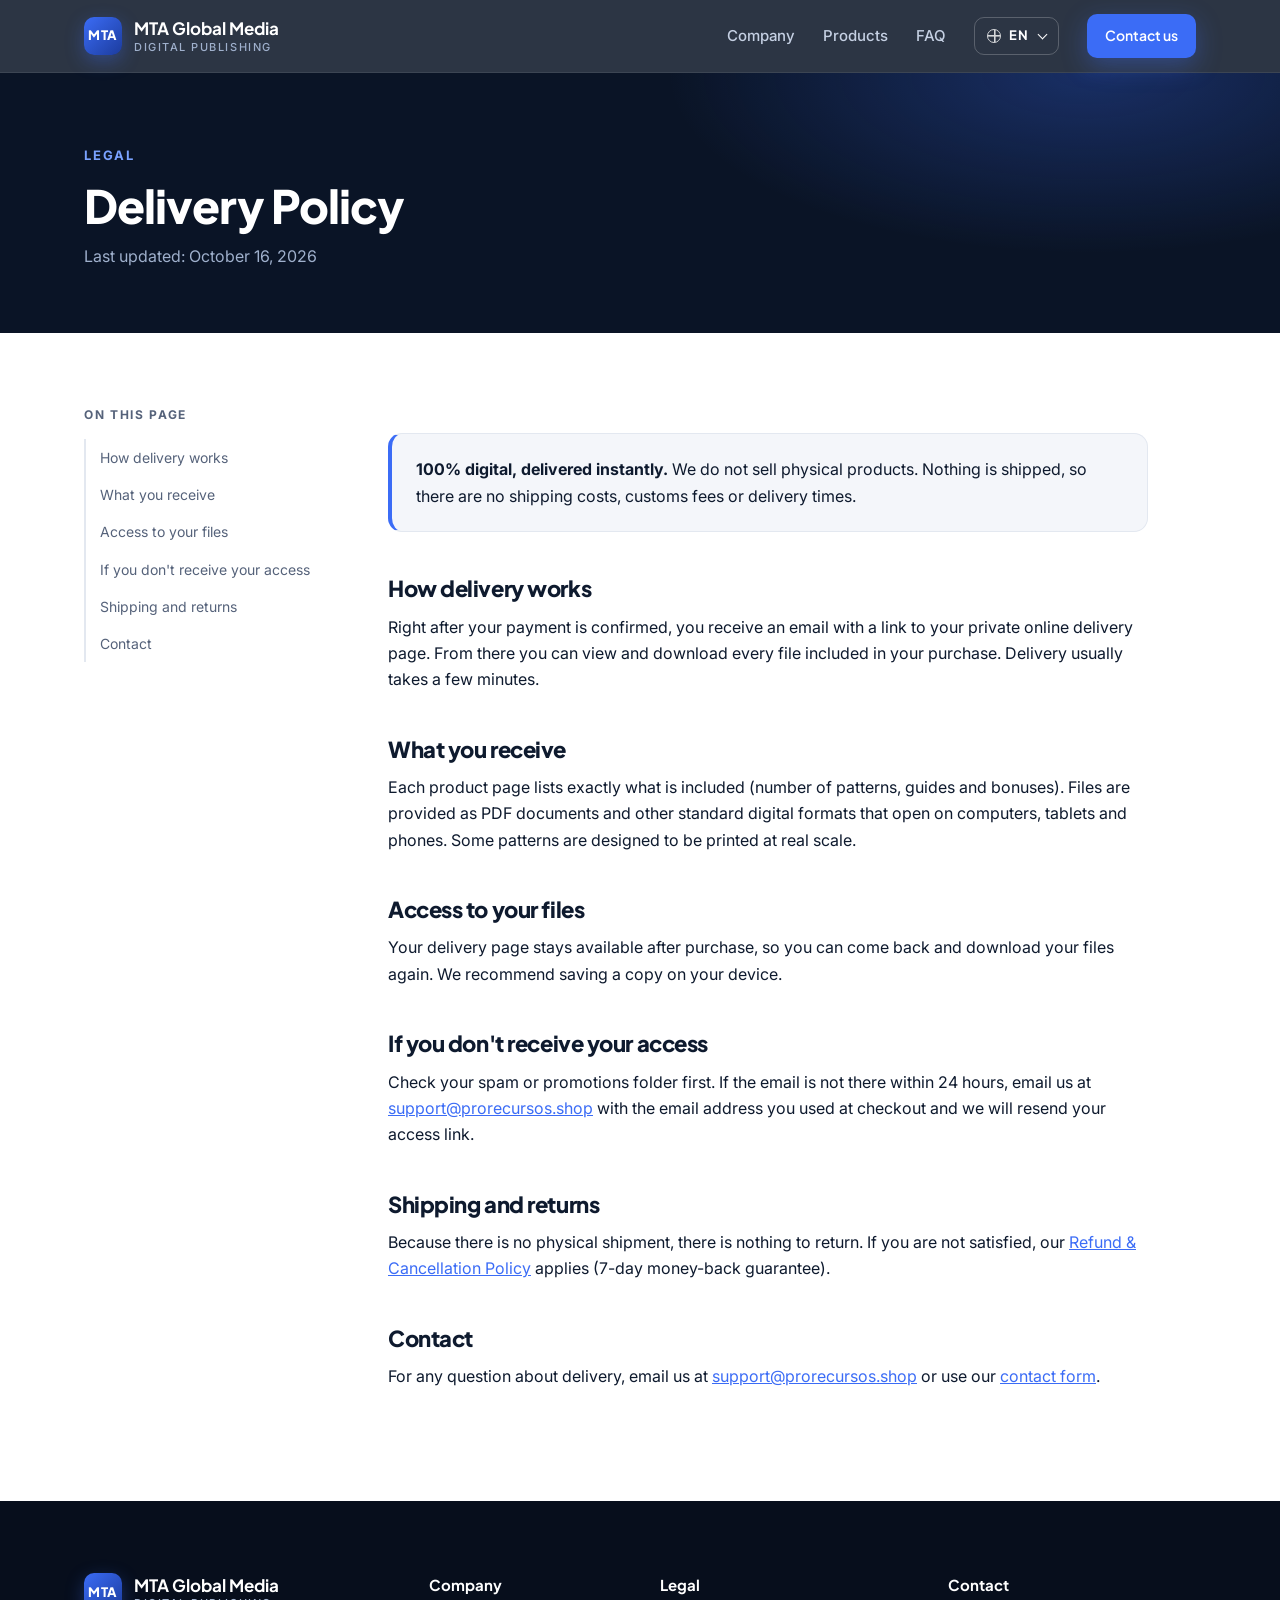
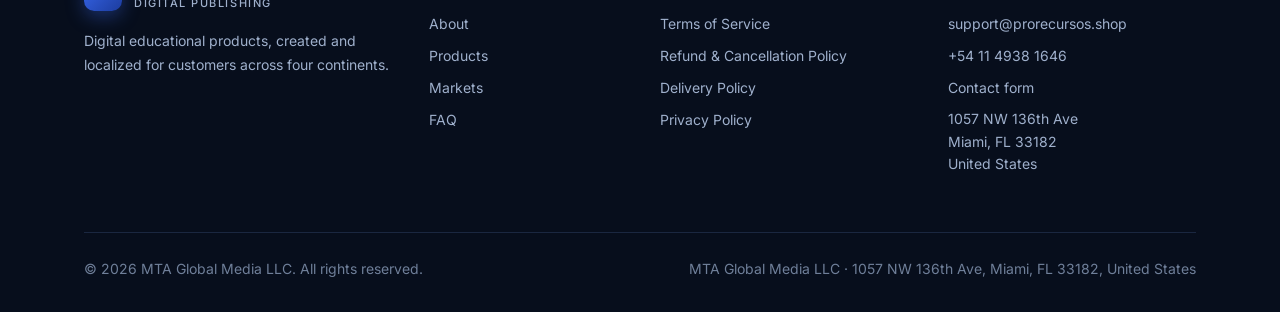
<file: delivery.html>
<!doctype html>
<html lang="en">
<head>
<meta charset="utf-8">
<meta name="viewport" content="width=device-width, initial-scale=1">
<title>Delivery Policy · MTA Global Media LLC</title>
<link rel="preconnect" href="https://fonts.googleapis.com">
<link rel="preconnect" href="https://fonts.gstatic.com" crossorigin>
<link href="https://fonts.googleapis.com/css2?family=Inter:wght@400;500;600;700&family=Plus+Jakarta+Sans:wght@600;700;800&display=swap" rel="stylesheet">
<link rel="alternate" hreflang="es" href="es/delivery.html">
<link rel="stylesheet" href="style.css?v=20261019">
</head>
<body>

<header>
  <div class="wrap">
    <a class="brand" href="index.html">
      <span class="mark">MTA</span>
      <span class="name">MTA Global Media<small>Digital Publishing</small></span>
    </a>
    <nav>
      <a href="index.html#about">Company</a>
      <a href="index.html#products">Products</a>
      <a href="index.html#faq">FAQ</a>
      <details class="lang-menu">
        <summary aria-label="Language / Idioma">EN</summary>
        <div class="lang-list">
          <a href="delivery.html" hreflang="en" lang="en" aria-current="page">English</a>
          <a href="es/delivery.html" hreflang="es" lang="es">Español</a>
        </div>
      </details>
      <a href="index.html#contact" class="btn btn-primary">Contact us</a>
    </nav>
  </div>
</header>

<div class="page-head">
  <div class="wrap">
    <p class="kicker">Legal</p>
    <h1>Delivery Policy</h1>
    <p>Last updated: October 16, 2026</p>
  </div>
</div>

<main class="legal">
  <div class="wrap">
    <aside class="toc">
      <strong>On this page</strong>
        <a href="#how-delivery-works">How delivery works</a>
        <a href="#what-you-receive">What you receive</a>
        <a href="#access">Access to your files</a>
        <a href="#delivery-problems">If you don't receive your access</a>
        <a href="#shipping-and-returns">Shipping and returns</a>
        <a href="#contact">Contact</a>
    </aside>
    <article>
    <div class="callout"><p><strong>100% digital, delivered instantly.</strong> We do not sell physical products. Nothing is shipped, so there are no shipping costs, customs fees or delivery times.</p></div>

    <h2 id="how-delivery-works">How delivery works</h2>
    <p>Right after your payment is confirmed, you receive an email with a link to your private online delivery page. From there you can view and download every file included in your purchase. Delivery usually takes a few minutes.</p>

    <h2 id="what-you-receive">What you receive</h2>
    <p>Each product page lists exactly what is included (number of patterns, guides and bonuses). Files are provided as PDF documents and other standard digital formats that open on computers, tablets and phones. Some patterns are designed to be printed at real scale.</p>

    <h2 id="access">Access to your files</h2>
    <p>Your delivery page stays available after purchase, so you can come back and download your files again. We recommend saving a copy on your device.</p>

    <h2 id="delivery-problems">If you don't receive your access</h2>
    <p>Check your spam or promotions folder first. If the email is not there within 24 hours, email us at <a href="mailto:support@prorecursos.shop">support@prorecursos.shop</a> with the email address you used at checkout and we will resend your access link.</p>

    <h2 id="shipping-and-returns">Shipping and returns</h2>
    <p>Because there is no physical shipment, there is nothing to return. If you are not satisfied, our <a href="refunds.html">Refund &amp; Cancellation Policy</a> applies (7-day money-back guarantee).</p>

    <h2 id="contact">Contact</h2>
    <p>For any question about delivery, email us at <a href="mailto:support@prorecursos.shop">support@prorecursos.shop</a> or use our <a href="index.html#contact">contact form</a>.</p>
    </article>
  </div>
</main>

<footer>
  <div class="wrap">
    <div class="cols">
      <div>
        <a class="brand" href="index.html"><span class="mark">MTA</span><span class="name">MTA Global Media<small>Digital Publishing</small></span></a>
        <p>Digital educational products, created and localized for customers across four continents.</p>
      </div>
      <div>
        <strong>Company</strong>
        <a href="index.html#about">About</a>
        <a href="index.html#catalog">Products</a>
        <a href="index.html#markets">Markets</a>
        <a href="index.html#faq">FAQ</a>
      </div>
      <div>
        <strong>Legal</strong>
        <a href="terms.html">Terms of Service</a>
        <a href="refunds.html">Refund &amp; Cancellation Policy</a>
        <a href="delivery.html">Delivery Policy</a>
        <a href="privacy.html">Privacy Policy</a>
      </div>
      <div>
        <strong>Contact</strong>
        <a href="mailto:support@prorecursos.shop">support@prorecursos.shop</a>
        <a href="tel:+541149381646">+54 11 4938 1646</a>
        <a href="index.html#contact">Contact form</a>
        <span class="addr">1057 NW 136th Ave<br>Miami, FL 33182<br>United States</span>
      </div>
    </div>
    <div class="copy">
      <span>&copy; 2026 MTA Global Media LLC. All rights reserved.</span>
      <span>MTA Global Media LLC · 1057 NW 136th Ave, Miami, FL 33182, United States</span>
    </div>
  </div>
</footer>

<script>
document.addEventListener('click', function (e) {
  document.querySelectorAll('details.lang-menu[open]').forEach(function (d) { if (!d.contains(e.target)) d.removeAttribute('open'); });
});
</script>
</body>
</html>
</file>
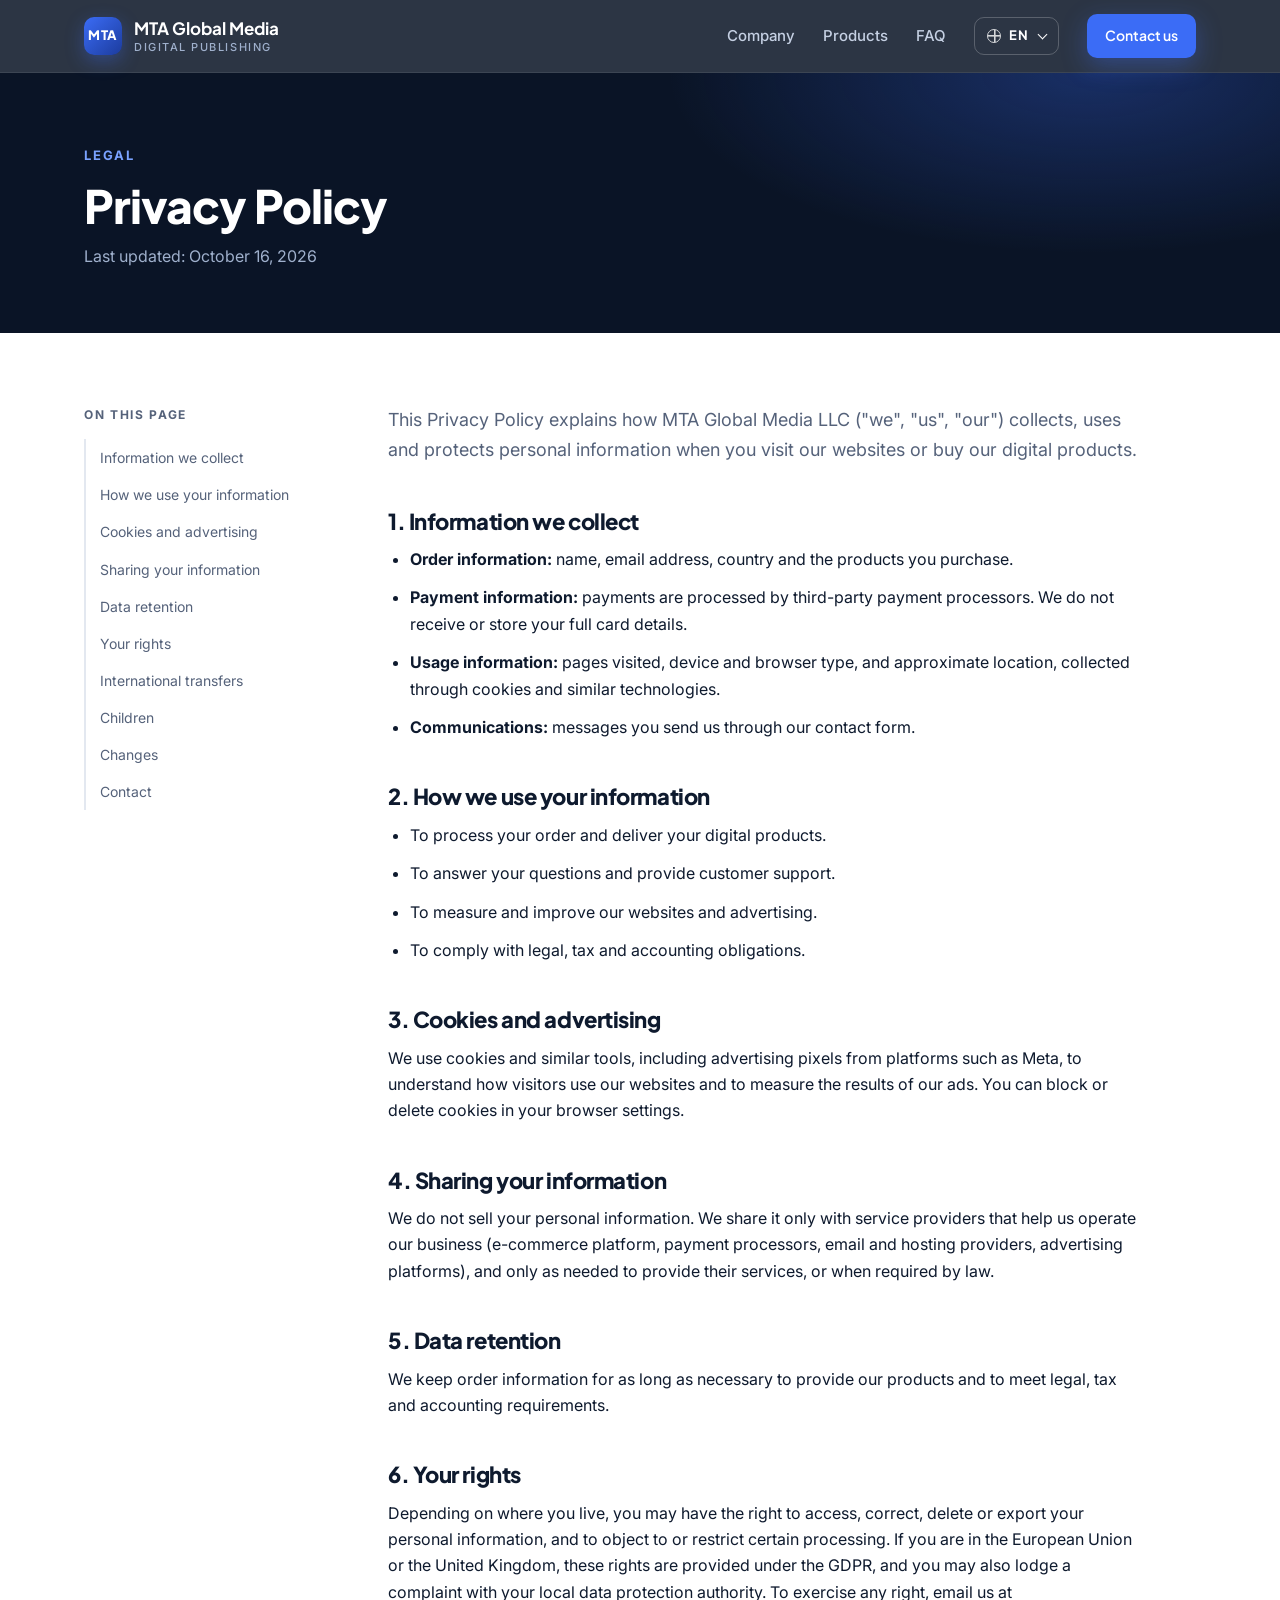
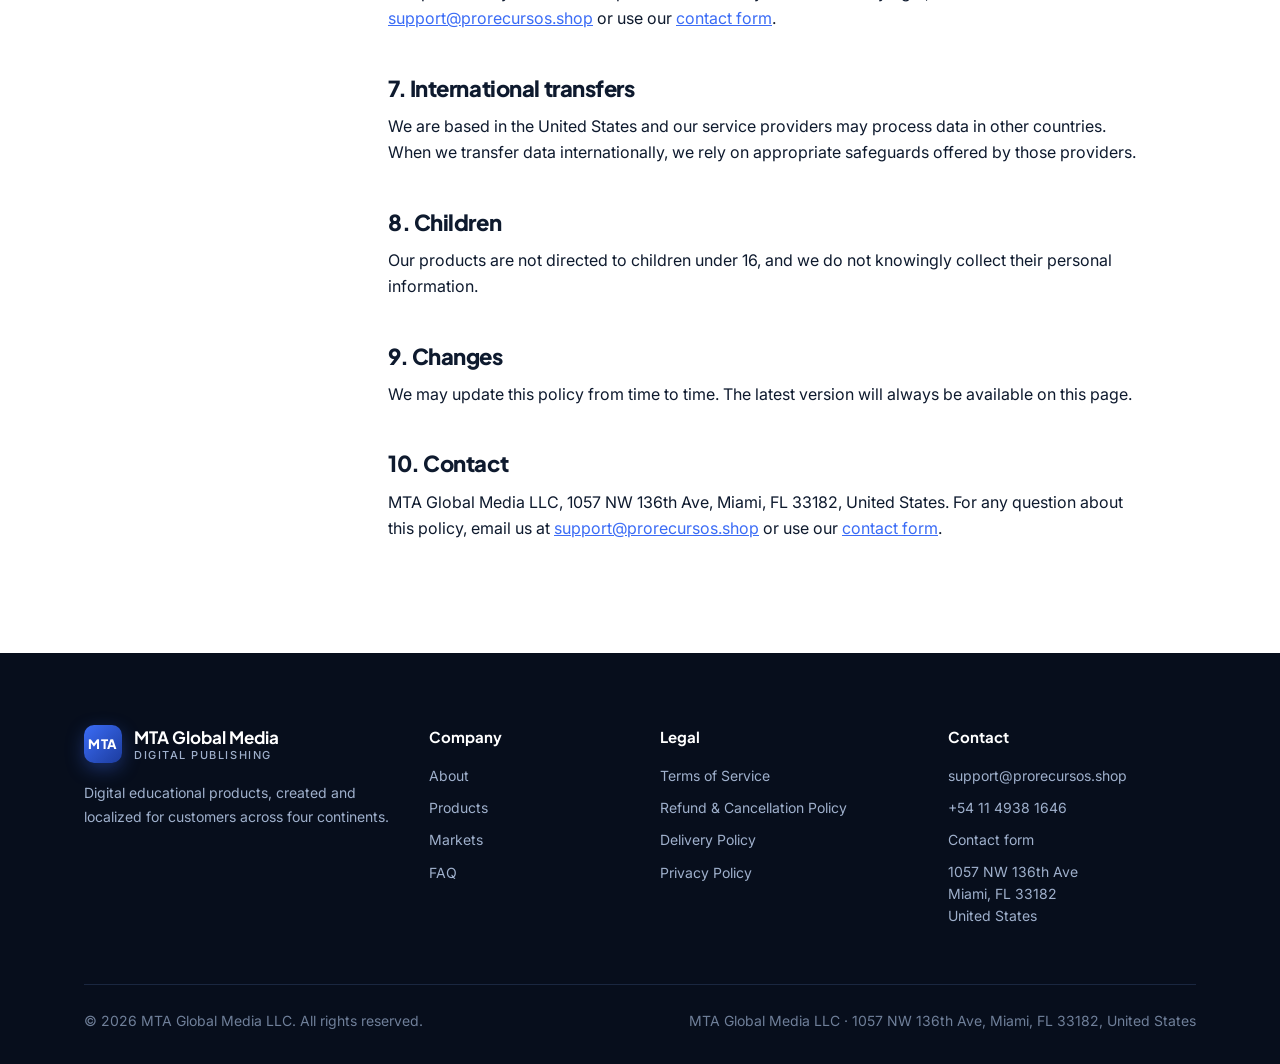
<file: privacy.html>
<!doctype html>
<html lang="en">
<head>
<meta charset="utf-8">
<meta name="viewport" content="width=device-width, initial-scale=1">
<title>Privacy Policy · MTA Global Media LLC</title>
<link rel="preconnect" href="https://fonts.googleapis.com">
<link rel="preconnect" href="https://fonts.gstatic.com" crossorigin>
<link href="https://fonts.googleapis.com/css2?family=Inter:wght@400;500;600;700&family=Plus+Jakarta+Sans:wght@600;700;800&display=swap" rel="stylesheet">
<link rel="alternate" hreflang="es" href="es/privacy.html">
<link rel="stylesheet" href="style.css?v=20261019">
</head>
<body>

<header>
  <div class="wrap">
    <a class="brand" href="index.html">
      <span class="mark">MTA</span>
      <span class="name">MTA Global Media<small>Digital Publishing</small></span>
    </a>
    <nav>
      <a href="index.html#about">Company</a>
      <a href="index.html#products">Products</a>
      <a href="index.html#faq">FAQ</a>
      <details class="lang-menu">
        <summary aria-label="Language / Idioma">EN</summary>
        <div class="lang-list">
          <a href="privacy.html" hreflang="en" lang="en" aria-current="page">English</a>
          <a href="es/privacy.html" hreflang="es" lang="es">Español</a>
        </div>
      </details>
      <a href="index.html#contact" class="btn btn-primary">Contact us</a>
    </nav>
  </div>
</header>

<div class="page-head">
  <div class="wrap">
    <p class="kicker">Legal</p>
    <h1>Privacy Policy</h1>
    <p>Last updated: October 16, 2026</p>
  </div>
</div>

<main class="legal">
  <div class="wrap">
    <aside class="toc">
      <strong>On this page</strong>
        <a href="#information-we-collect">Information we collect</a>
        <a href="#how-we-use-your-information">How we use your information</a>
        <a href="#cookies-and-advertising">Cookies and advertising</a>
        <a href="#sharing-your-information">Sharing your information</a>
        <a href="#data-retention">Data retention</a>
        <a href="#your-rights">Your rights</a>
        <a href="#international-transfers">International transfers</a>
        <a href="#children">Children</a>
        <a href="#changes">Changes</a>
        <a href="#contact">Contact</a>
    </aside>
    <article>
    <p>This Privacy Policy explains how MTA Global Media LLC ("we", "us", "our") collects, uses and protects personal information when you visit our websites or buy our digital products.</p>

    <h2 id="information-we-collect">1. Information we collect</h2>
    <ul>
      <li><strong>Order information:</strong> name, email address, country and the products you purchase.</li>
      <li><strong>Payment information:</strong> payments are processed by third-party payment processors. We do not receive or store your full card details.</li>
      <li><strong>Usage information:</strong> pages visited, device and browser type, and approximate location, collected through cookies and similar technologies.</li>
      <li><strong>Communications:</strong> messages you send us through our contact form.</li>
    </ul>

    <h2 id="how-we-use-your-information">2. How we use your information</h2>
    <ul>
      <li>To process your order and deliver your digital products.</li>
      <li>To answer your questions and provide customer support.</li>
      <li>To measure and improve our websites and advertising.</li>
      <li>To comply with legal, tax and accounting obligations.</li>
    </ul>

    <h2 id="cookies-and-advertising">3. Cookies and advertising</h2>
    <p>We use cookies and similar tools, including advertising pixels from platforms such as Meta, to understand how visitors use our websites and to measure the results of our ads. You can block or delete cookies in your browser settings.</p>

    <h2 id="sharing-your-information">4. Sharing your information</h2>
    <p>We do not sell your personal information. We share it only with service providers that help us operate our business (e-commerce platform, payment processors, email and hosting providers, advertising platforms), and only as needed to provide their services, or when required by law.</p>

    <h2 id="data-retention">5. Data retention</h2>
    <p>We keep order information for as long as necessary to provide our products and to meet legal, tax and accounting requirements.</p>

    <h2 id="your-rights">6. Your rights</h2>
    <p>Depending on where you live, you may have the right to access, correct, delete or export your personal information, and to object to or restrict certain processing. If you are in the European Union or the United Kingdom, these rights are provided under the GDPR, and you may also lodge a complaint with your local data protection authority. To exercise any right, email us at <a href="mailto:support@prorecursos.shop">support@prorecursos.shop</a> or use our <a href="index.html#contact">contact form</a>.</p>

    <h2 id="international-transfers">7. International transfers</h2>
    <p>We are based in the United States and our service providers may process data in other countries. When we transfer data internationally, we rely on appropriate safeguards offered by those providers.</p>

    <h2 id="children">8. Children</h2>
    <p>Our products are not directed to children under 16, and we do not knowingly collect their personal information.</p>

    <h2 id="changes">9. Changes</h2>
    <p>We may update this policy from time to time. The latest version will always be available on this page.</p>

    <h2 id="contact">10. Contact</h2>
    <p>MTA Global Media LLC, 1057 NW 136th Ave, Miami, FL 33182, United States. For any question about this policy, email us at <a href="mailto:support@prorecursos.shop">support@prorecursos.shop</a> or use our <a href="index.html#contact">contact form</a>.</p>
    </article>
  </div>
</main>

<footer>
  <div class="wrap">
    <div class="cols">
      <div>
        <a class="brand" href="index.html"><span class="mark">MTA</span><span class="name">MTA Global Media<small>Digital Publishing</small></span></a>
        <p>Digital educational products, created and localized for customers across four continents.</p>
      </div>
      <div>
        <strong>Company</strong>
        <a href="index.html#about">About</a>
        <a href="index.html#catalog">Products</a>
        <a href="index.html#markets">Markets</a>
        <a href="index.html#faq">FAQ</a>
      </div>
      <div>
        <strong>Legal</strong>
        <a href="terms.html">Terms of Service</a>
        <a href="refunds.html">Refund &amp; Cancellation Policy</a>
        <a href="delivery.html">Delivery Policy</a>
        <a href="privacy.html">Privacy Policy</a>
      </div>
      <div>
        <strong>Contact</strong>
        <a href="mailto:support@prorecursos.shop">support@prorecursos.shop</a>
        <a href="tel:+541149381646">+54 11 4938 1646</a>
        <a href="index.html#contact">Contact form</a>
        <span class="addr">1057 NW 136th Ave<br>Miami, FL 33182<br>United States</span>
      </div>
    </div>
    <div class="copy">
      <span>&copy; 2026 MTA Global Media LLC. All rights reserved.</span>
      <span>MTA Global Media LLC · 1057 NW 136th Ave, Miami, FL 33182, United States</span>
    </div>
  </div>
</footer>

<script>
document.addEventListener('click', function (e) {
  document.querySelectorAll('details.lang-menu[open]').forEach(function (d) { if (!d.contains(e.target)) d.removeAttribute('open'); });
});
</script>
</body>
</html>
</file>
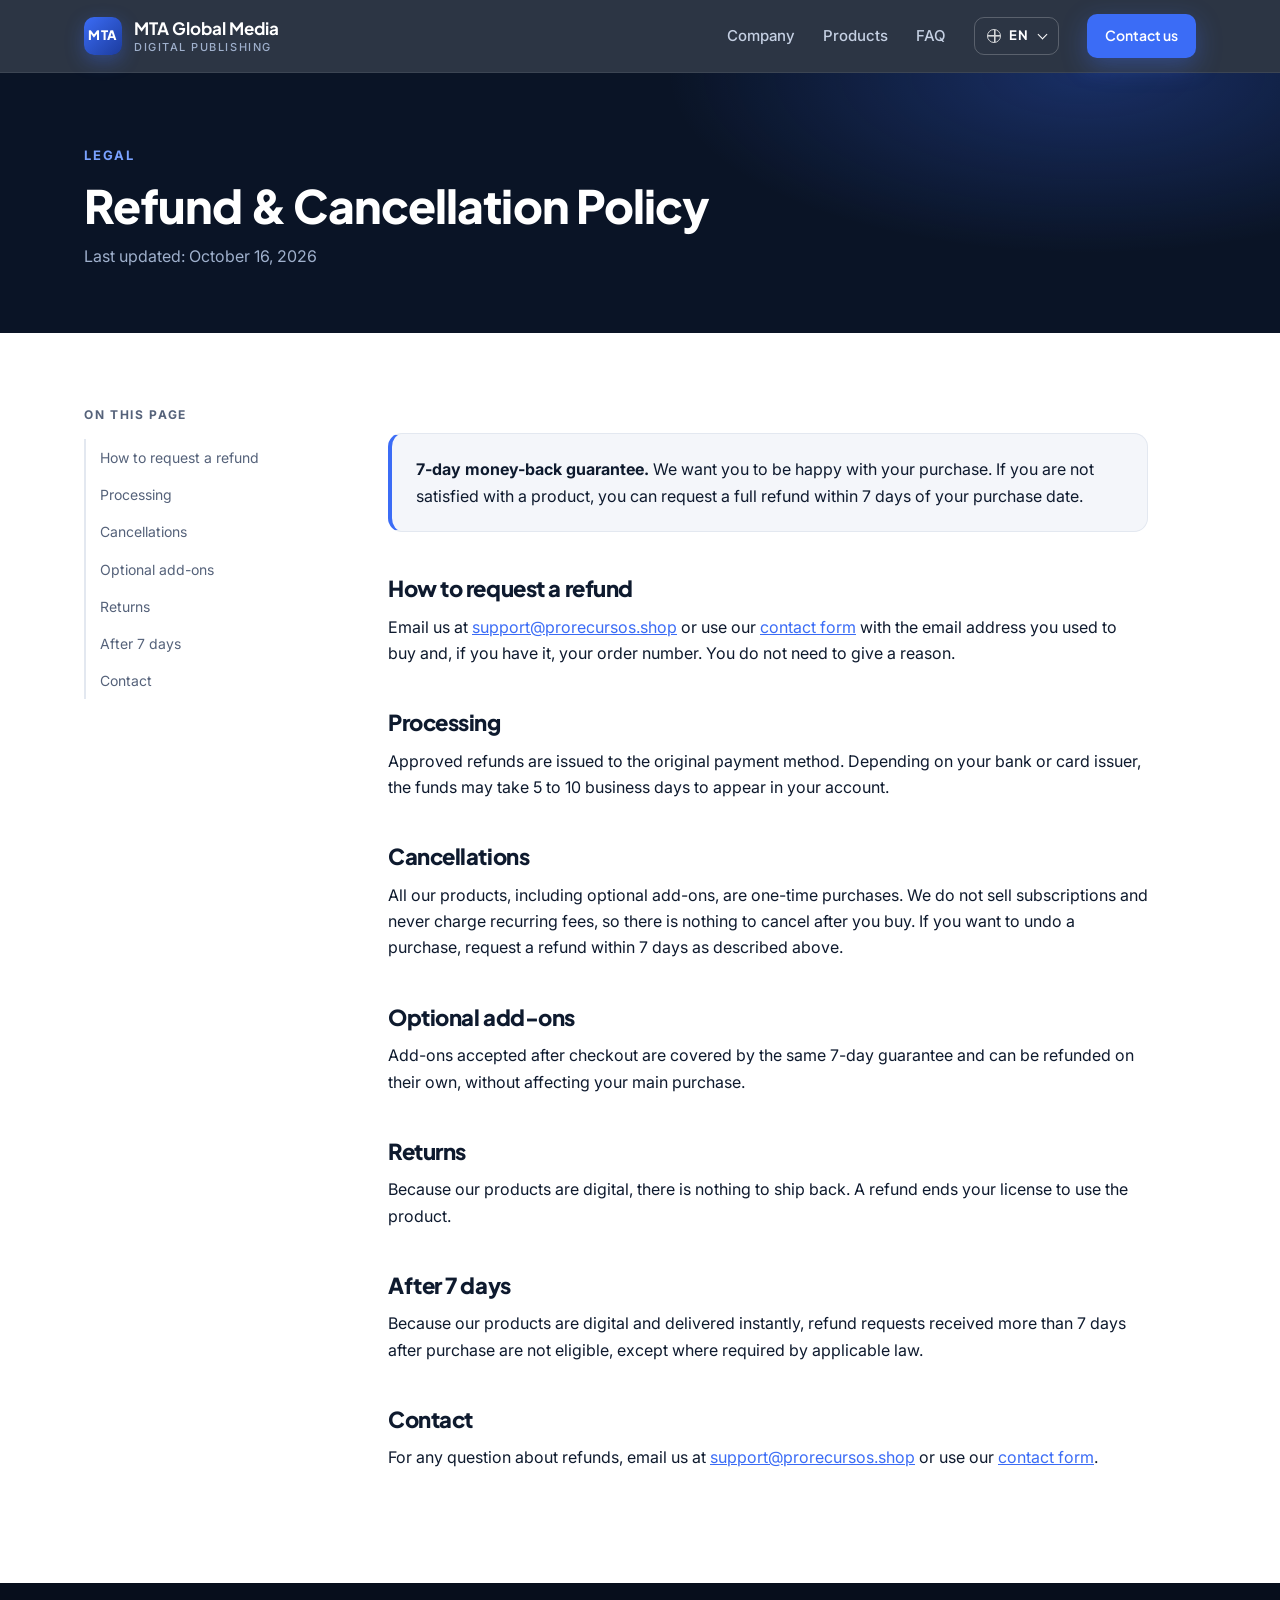
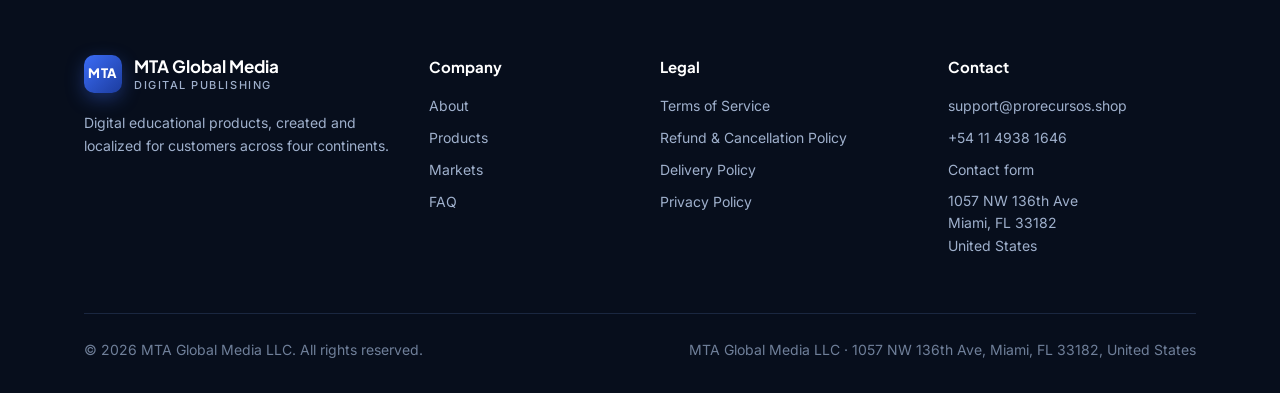
<file: refunds.html>
<!doctype html>
<html lang="en">
<head>
<meta charset="utf-8">
<meta name="viewport" content="width=device-width, initial-scale=1">
<title>Refund &amp; Cancellation Policy · MTA Global Media LLC</title>
<link rel="preconnect" href="https://fonts.googleapis.com">
<link rel="preconnect" href="https://fonts.gstatic.com" crossorigin>
<link href="https://fonts.googleapis.com/css2?family=Inter:wght@400;500;600;700&family=Plus+Jakarta+Sans:wght@600;700;800&display=swap" rel="stylesheet">
<link rel="alternate" hreflang="es" href="es/refunds.html">
<link rel="stylesheet" href="style.css?v=20261019">
</head>
<body>

<header>
  <div class="wrap">
    <a class="brand" href="index.html">
      <span class="mark">MTA</span>
      <span class="name">MTA Global Media<small>Digital Publishing</small></span>
    </a>
    <nav>
      <a href="index.html#about">Company</a>
      <a href="index.html#products">Products</a>
      <a href="index.html#faq">FAQ</a>
      <details class="lang-menu">
        <summary aria-label="Language / Idioma">EN</summary>
        <div class="lang-list">
          <a href="refunds.html" hreflang="en" lang="en" aria-current="page">English</a>
          <a href="es/refunds.html" hreflang="es" lang="es">Español</a>
        </div>
      </details>
      <a href="index.html#contact" class="btn btn-primary">Contact us</a>
    </nav>
  </div>
</header>

<div class="page-head">
  <div class="wrap">
    <p class="kicker">Legal</p>
    <h1>Refund &amp; Cancellation Policy</h1>
    <p>Last updated: October 16, 2026</p>
  </div>
</div>

<main class="legal">
  <div class="wrap">
    <aside class="toc">
      <strong>On this page</strong>
        <a href="#how-to-request-a-refund">How to request a refund</a>
        <a href="#processing">Processing</a>
        <a href="#cancellations">Cancellations</a>
        <a href="#add-ons">Optional add-ons</a>
        <a href="#returns">Returns</a>
        <a href="#after-7-days">After 7 days</a>
        <a href="#contact">Contact</a>
    </aside>
    <article>
    <div class="callout"><p><strong>7-day money-back guarantee.</strong> We want you to be happy with your purchase. If you are not satisfied with a product, you can request a full refund within 7 days of your purchase date.</p></div>

    <h2 id="how-to-request-a-refund">How to request a refund</h2>
    <p>Email us at <a href="mailto:support@prorecursos.shop">support@prorecursos.shop</a> or use our <a href="index.html#contact">contact form</a> with the email address you used to buy and, if you have it, your order number. You do not need to give a reason.</p>

    <h2 id="processing">Processing</h2>
    <p>Approved refunds are issued to the original payment method. Depending on your bank or card issuer, the funds may take 5 to 10 business days to appear in your account.</p>

    <h2 id="cancellations">Cancellations</h2>
    <p>All our products, including optional add-ons, are one-time purchases. We do not sell subscriptions and never charge recurring fees, so there is nothing to cancel after you buy. If you want to undo a purchase, request a refund within 7 days as described above.</p>

    <h2 id="add-ons">Optional add-ons</h2>
    <p>Add-ons accepted after checkout are covered by the same 7-day guarantee and can be refunded on their own, without affecting your main purchase.</p>

    <h2 id="returns">Returns</h2>
    <p>Because our products are digital, there is nothing to ship back. A refund ends your license to use the product.</p>

    <h2 id="after-7-days">After 7 days</h2>
    <p>Because our products are digital and delivered instantly, refund requests received more than 7 days after purchase are not eligible, except where required by applicable law.</p>

    <h2 id="contact">Contact</h2>
    <p>For any question about refunds, email us at <a href="mailto:support@prorecursos.shop">support@prorecursos.shop</a> or use our <a href="index.html#contact">contact form</a>.</p>
    </article>
  </div>
</main>

<footer>
  <div class="wrap">
    <div class="cols">
      <div>
        <a class="brand" href="index.html"><span class="mark">MTA</span><span class="name">MTA Global Media<small>Digital Publishing</small></span></a>
        <p>Digital educational products, created and localized for customers across four continents.</p>
      </div>
      <div>
        <strong>Company</strong>
        <a href="index.html#about">About</a>
        <a href="index.html#catalog">Products</a>
        <a href="index.html#markets">Markets</a>
        <a href="index.html#faq">FAQ</a>
      </div>
      <div>
        <strong>Legal</strong>
        <a href="terms.html">Terms of Service</a>
        <a href="refunds.html">Refund &amp; Cancellation Policy</a>
        <a href="delivery.html">Delivery Policy</a>
        <a href="privacy.html">Privacy Policy</a>
      </div>
      <div>
        <strong>Contact</strong>
        <a href="mailto:support@prorecursos.shop">support@prorecursos.shop</a>
        <a href="tel:+541149381646">+54 11 4938 1646</a>
        <a href="index.html#contact">Contact form</a>
        <span class="addr">1057 NW 136th Ave<br>Miami, FL 33182<br>United States</span>
      </div>
    </div>
    <div class="copy">
      <span>&copy; 2026 MTA Global Media LLC. All rights reserved.</span>
      <span>MTA Global Media LLC · 1057 NW 136th Ave, Miami, FL 33182, United States</span>
    </div>
  </div>
</footer>

<script>
document.addEventListener('click', function (e) {
  document.querySelectorAll('details.lang-menu[open]').forEach(function (d) { if (!d.contains(e.target)) d.removeAttribute('open'); });
});
</script>
</body>
</html>
</file>
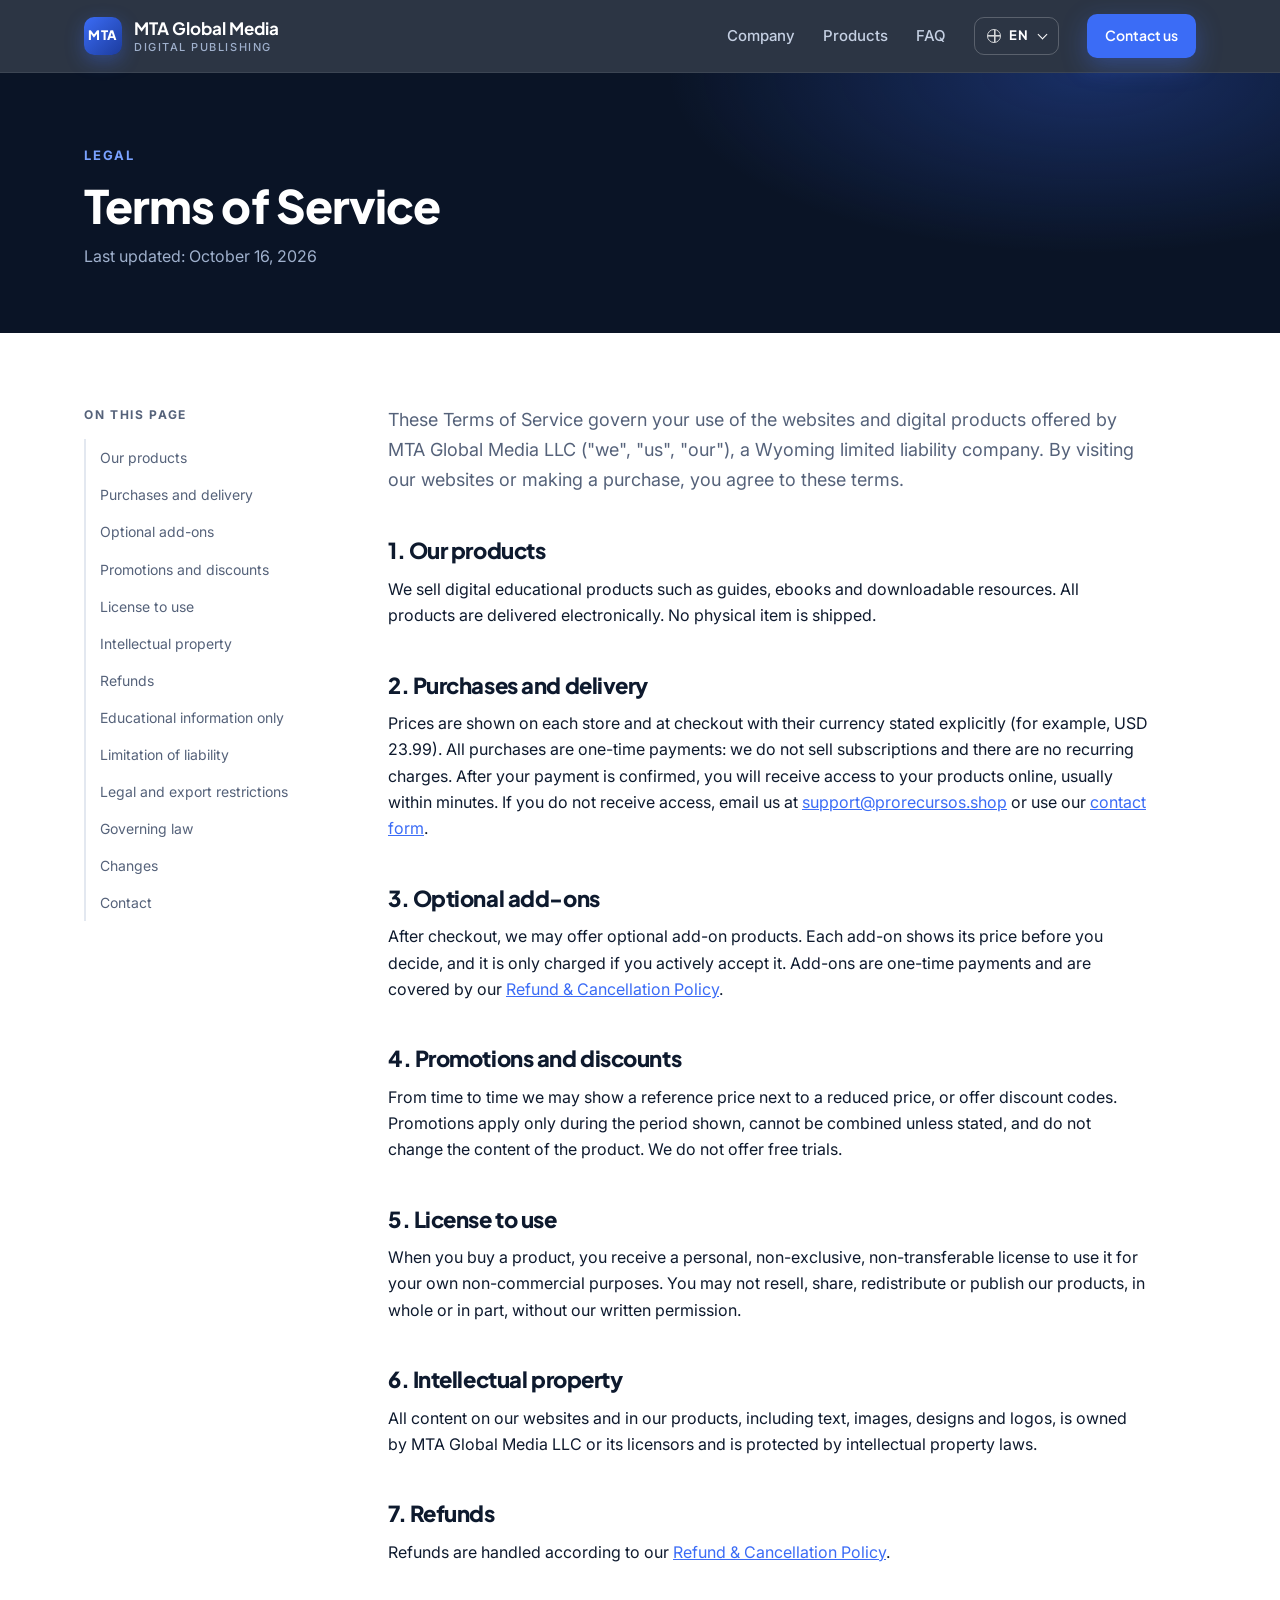
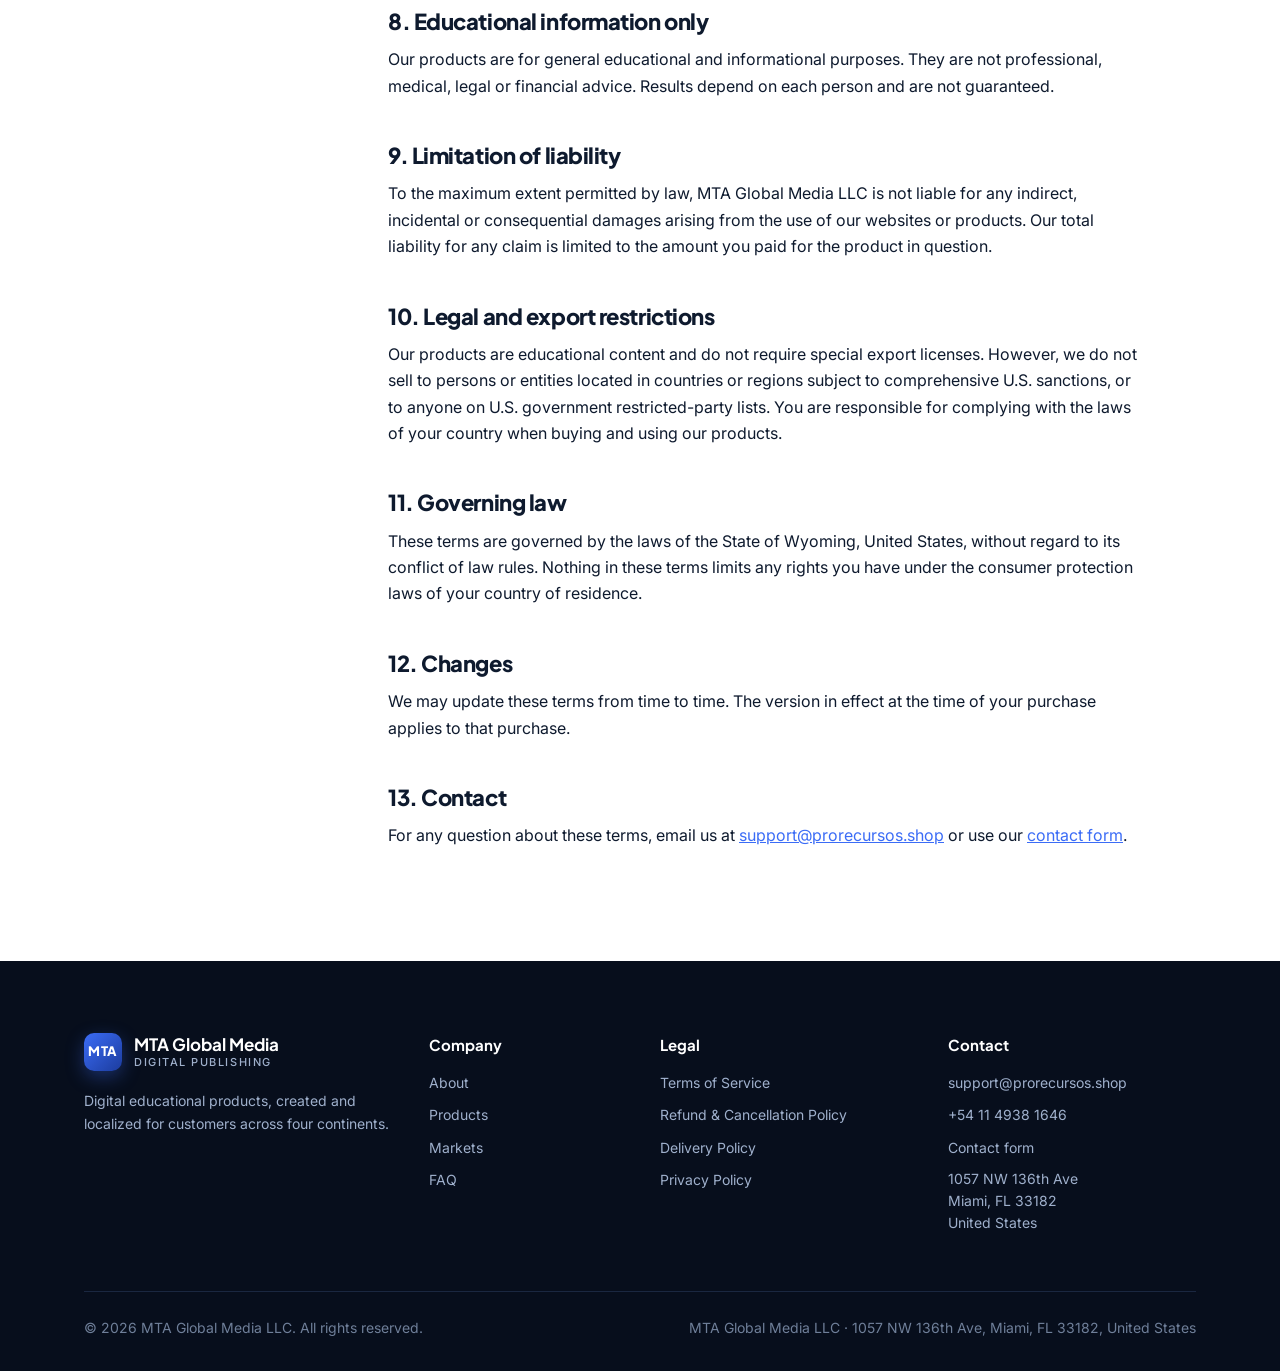
<file: terms.html>
<!doctype html>
<html lang="en">
<head>
<meta charset="utf-8">
<meta name="viewport" content="width=device-width, initial-scale=1">
<title>Terms of Service · MTA Global Media LLC</title>
<link rel="preconnect" href="https://fonts.googleapis.com">
<link rel="preconnect" href="https://fonts.gstatic.com" crossorigin>
<link href="https://fonts.googleapis.com/css2?family=Inter:wght@400;500;600;700&family=Plus+Jakarta+Sans:wght@600;700;800&display=swap" rel="stylesheet">
<link rel="alternate" hreflang="es" href="es/terms.html">
<link rel="stylesheet" href="style.css?v=20261019">
</head>
<body>

<header>
  <div class="wrap">
    <a class="brand" href="index.html">
      <span class="mark">MTA</span>
      <span class="name">MTA Global Media<small>Digital Publishing</small></span>
    </a>
    <nav>
      <a href="index.html#about">Company</a>
      <a href="index.html#products">Products</a>
      <a href="index.html#faq">FAQ</a>
      <details class="lang-menu">
        <summary aria-label="Language / Idioma">EN</summary>
        <div class="lang-list">
          <a href="terms.html" hreflang="en" lang="en" aria-current="page">English</a>
          <a href="es/terms.html" hreflang="es" lang="es">Español</a>
        </div>
      </details>
      <a href="index.html#contact" class="btn btn-primary">Contact us</a>
    </nav>
  </div>
</header>

<div class="page-head">
  <div class="wrap">
    <p class="kicker">Legal</p>
    <h1>Terms of Service</h1>
    <p>Last updated: October 16, 2026</p>
  </div>
</div>

<main class="legal">
  <div class="wrap">
    <aside class="toc">
      <strong>On this page</strong>
        <a href="#our-products">Our products</a>
        <a href="#purchases-and-delivery">Purchases and delivery</a>
        <a href="#optional-add-ons">Optional add-ons</a>
        <a href="#promotions">Promotions and discounts</a>
        <a href="#license-to-use">License to use</a>
        <a href="#intellectual-property">Intellectual property</a>
        <a href="#refunds">Refunds</a>
        <a href="#educational-information-only">Educational information only</a>
        <a href="#limitation-of-liability">Limitation of liability</a>
        <a href="#legal-and-export-restrictions">Legal and export restrictions</a>
        <a href="#governing-law">Governing law</a>
        <a href="#changes">Changes</a>
        <a href="#contact">Contact</a>
    </aside>
    <article>
    <p>These Terms of Service govern your use of the websites and digital products offered by MTA Global Media LLC ("we", "us", "our"), a Wyoming limited liability company. By visiting our websites or making a purchase, you agree to these terms.</p>

    <h2 id="our-products">1. Our products</h2>
    <p>We sell digital educational products such as guides, ebooks and downloadable resources. All products are delivered electronically. No physical item is shipped.</p>

    <h2 id="purchases-and-delivery">2. Purchases and delivery</h2>
    <p>Prices are shown on each store and at checkout with their currency stated explicitly (for example, USD 23.99). All purchases are one-time payments: we do not sell subscriptions and there are no recurring charges. After your payment is confirmed, you will receive access to your products online, usually within minutes. If you do not receive access, email us at <a href="mailto:support@prorecursos.shop">support@prorecursos.shop</a> or use our <a href="index.html#contact">contact form</a>.</p>

    <h2 id="optional-add-ons">3. Optional add-ons</h2>
    <p>After checkout, we may offer optional add-on products. Each add-on shows its price before you decide, and it is only charged if you actively accept it. Add-ons are one-time payments and are covered by our <a href="refunds.html">Refund &amp; Cancellation Policy</a>.</p>

    <h2 id="promotions">4. Promotions and discounts</h2>
    <p>From time to time we may show a reference price next to a reduced price, or offer discount codes. Promotions apply only during the period shown, cannot be combined unless stated, and do not change the content of the product. We do not offer free trials.</p>

    <h2 id="license-to-use">5. License to use</h2>
    <p>When you buy a product, you receive a personal, non-exclusive, non-transferable license to use it for your own non-commercial purposes. You may not resell, share, redistribute or publish our products, in whole or in part, without our written permission.</p>

    <h2 id="intellectual-property">6. Intellectual property</h2>
    <p>All content on our websites and in our products, including text, images, designs and logos, is owned by MTA Global Media LLC or its licensors and is protected by intellectual property laws.</p>

    <h2 id="refunds">7. Refunds</h2>
    <p>Refunds are handled according to our <a href="refunds.html">Refund &amp; Cancellation Policy</a>.</p>

    <h2 id="educational-information-only">8. Educational information only</h2>
    <p>Our products are for general educational and informational purposes. They are not professional, medical, legal or financial advice. Results depend on each person and are not guaranteed.</p>

    <h2 id="limitation-of-liability">9. Limitation of liability</h2>
    <p>To the maximum extent permitted by law, MTA Global Media LLC is not liable for any indirect, incidental or consequential damages arising from the use of our websites or products. Our total liability for any claim is limited to the amount you paid for the product in question.</p>

    <h2 id="legal-and-export-restrictions">10. Legal and export restrictions</h2>
    <p>Our products are educational content and do not require special export licenses. However, we do not sell to persons or entities located in countries or regions subject to comprehensive U.S. sanctions, or to anyone on U.S. government restricted-party lists. You are responsible for complying with the laws of your country when buying and using our products.</p>

    <h2 id="governing-law">11. Governing law</h2>
    <p>These terms are governed by the laws of the State of Wyoming, United States, without regard to its conflict of law rules. Nothing in these terms limits any rights you have under the consumer protection laws of your country of residence.</p>

    <h2 id="changes">12. Changes</h2>
    <p>We may update these terms from time to time. The version in effect at the time of your purchase applies to that purchase.</p>

    <h2 id="contact">13. Contact</h2>
    <p>For any question about these terms, email us at <a href="mailto:support@prorecursos.shop">support@prorecursos.shop</a> or use our <a href="index.html#contact">contact form</a>.</p>
    </article>
  </div>
</main>

<footer>
  <div class="wrap">
    <div class="cols">
      <div>
        <a class="brand" href="index.html"><span class="mark">MTA</span><span class="name">MTA Global Media<small>Digital Publishing</small></span></a>
        <p>Digital educational products, created and localized for customers across four continents.</p>
      </div>
      <div>
        <strong>Company</strong>
        <a href="index.html#about">About</a>
        <a href="index.html#catalog">Products</a>
        <a href="index.html#markets">Markets</a>
        <a href="index.html#faq">FAQ</a>
      </div>
      <div>
        <strong>Legal</strong>
        <a href="terms.html">Terms of Service</a>
        <a href="refunds.html">Refund &amp; Cancellation Policy</a>
        <a href="delivery.html">Delivery Policy</a>
        <a href="privacy.html">Privacy Policy</a>
      </div>
      <div>
        <strong>Contact</strong>
        <a href="mailto:support@prorecursos.shop">support@prorecursos.shop</a>
        <a href="tel:+541149381646">+54 11 4938 1646</a>
        <a href="index.html#contact">Contact form</a>
        <span class="addr">1057 NW 136th Ave<br>Miami, FL 33182<br>United States</span>
      </div>
    </div>
    <div class="copy">
      <span>&copy; 2026 MTA Global Media LLC. All rights reserved.</span>
      <span>MTA Global Media LLC · 1057 NW 136th Ave, Miami, FL 33182, United States</span>
    </div>
  </div>
</footer>

<script>
document.addEventListener('click', function (e) {
  document.querySelectorAll('details.lang-menu[open]').forEach(function (d) { if (!d.contains(e.target)) d.removeAttribute('open'); });
});
</script>
</body>
</html>
</file>
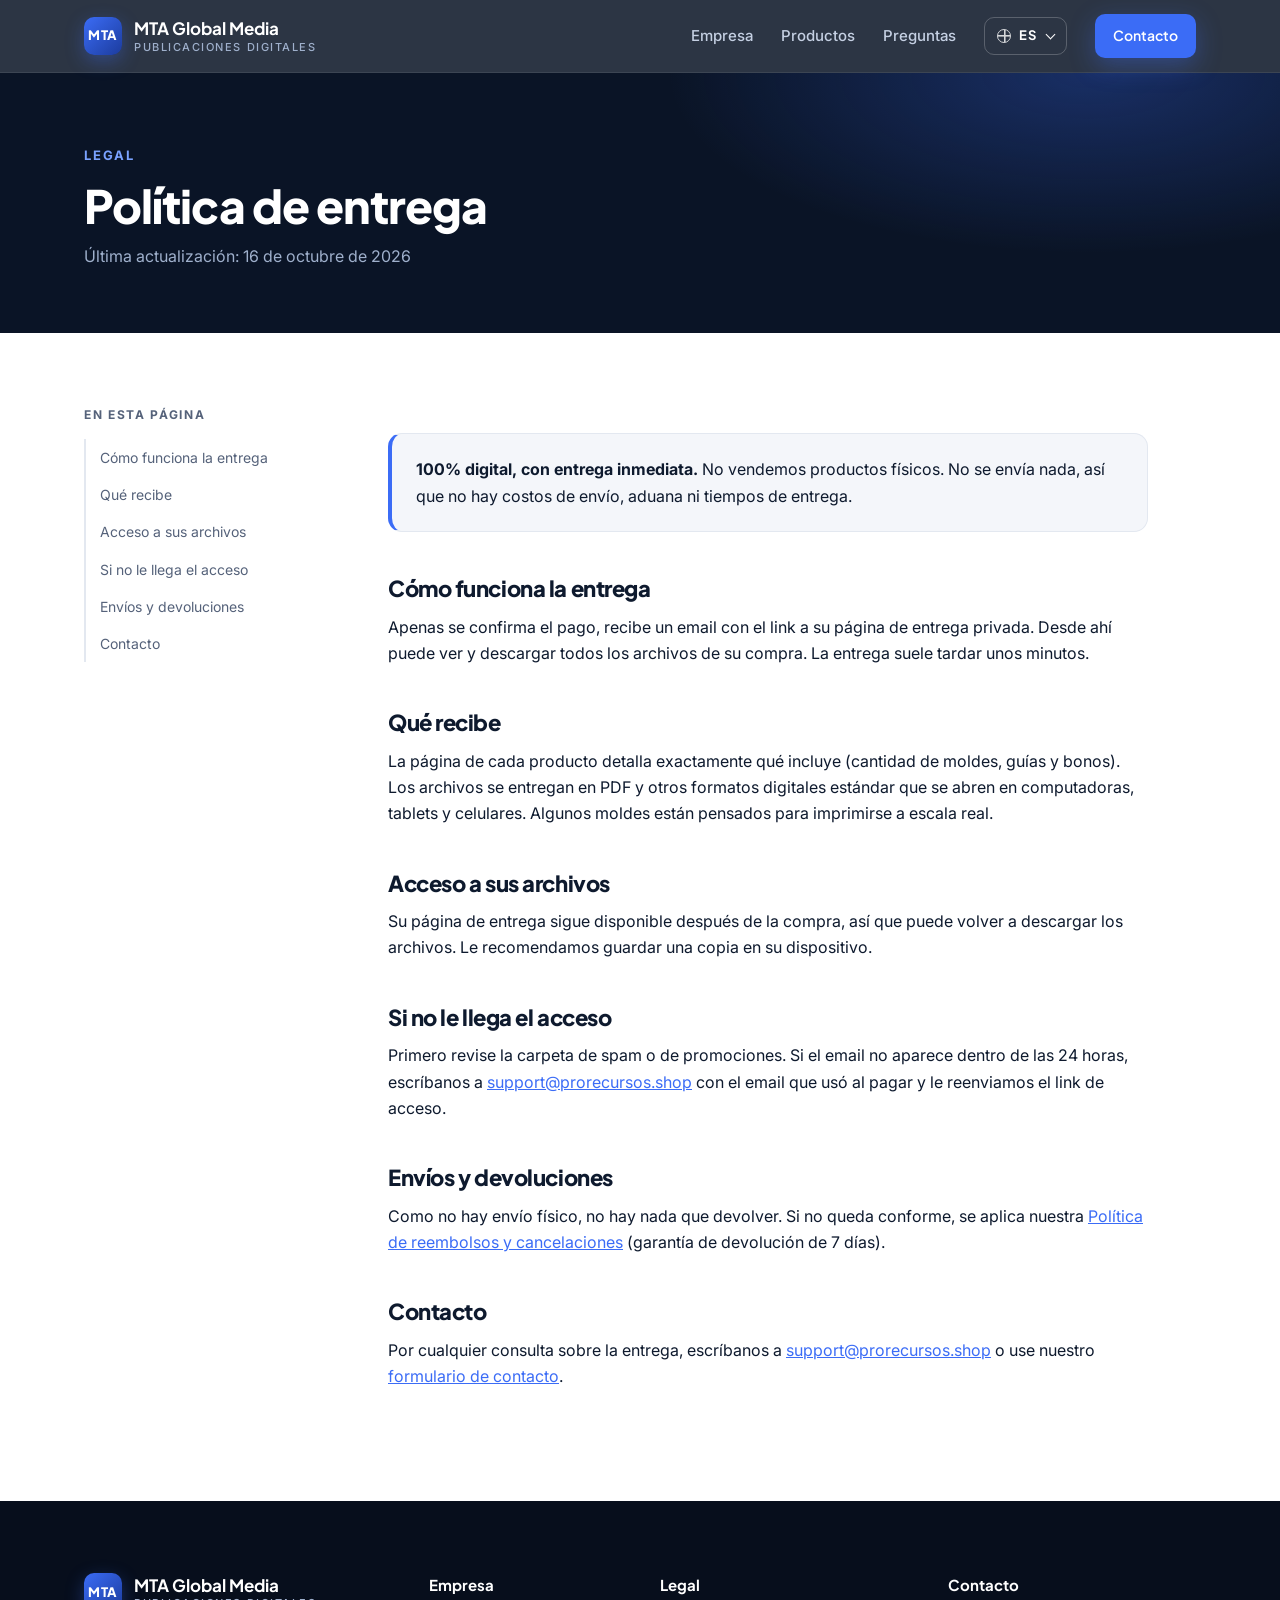
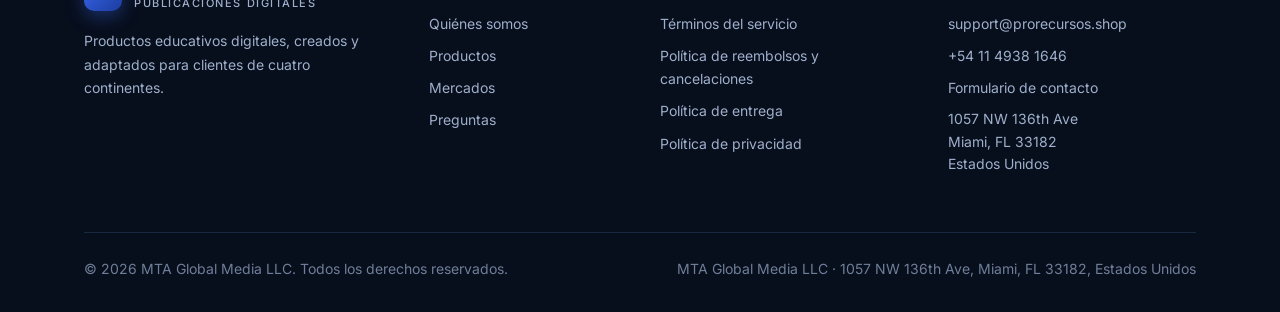
<file: es/delivery.html>
<!doctype html>
<html lang="es">
<head>
<meta charset="utf-8">
<meta name="viewport" content="width=device-width, initial-scale=1">
<title>Política de entrega · MTA Global Media LLC</title>
<link rel="preconnect" href="https://fonts.googleapis.com">
<link rel="preconnect" href="https://fonts.gstatic.com" crossorigin>
<link href="https://fonts.googleapis.com/css2?family=Inter:wght@400;500;600;700&family=Plus+Jakarta+Sans:wght@600;700;800&display=swap" rel="stylesheet">
<link rel="alternate" hreflang="en" href="../delivery.html">
<link rel="stylesheet" href="../style.css?v=20261019">
</head>
<body>

<header>
  <div class="wrap">
    <a class="brand" href="index.html">
      <span class="mark">MTA</span>
      <span class="name">MTA Global Media<small>Publicaciones digitales</small></span>
    </a>
    <nav>
      <a href="index.html#about">Empresa</a>
      <a href="index.html#products">Productos</a>
      <a href="index.html#faq">Preguntas</a>
      <details class="lang-menu">
        <summary aria-label="Language / Idioma">ES</summary>
        <div class="lang-list">
          <a href="../delivery.html" hreflang="en" lang="en">English</a>
          <a href="delivery.html" hreflang="es" lang="es" aria-current="page">Español</a>
        </div>
      </details>
      <a href="index.html#contact" class="btn btn-primary">Contacto</a>
    </nav>
  </div>
</header>

<div class="page-head">
  <div class="wrap">
    <p class="kicker">Legal</p>
    <h1>Política de entrega</h1>
    <p>Última actualización: 16 de octubre de 2026</p>
  </div>
</div>

<main class="legal">
  <div class="wrap">
    <aside class="toc">
      <strong>En esta página</strong>
        <a href="#how-delivery-works">Cómo funciona la entrega</a>
        <a href="#what-you-receive">Qué recibe</a>
        <a href="#access">Acceso a sus archivos</a>
        <a href="#delivery-problems">Si no le llega el acceso</a>
        <a href="#shipping-and-returns">Envíos y devoluciones</a>
        <a href="#contact">Contacto</a>
    </aside>
    <article>
    <div class="callout"><p><strong>100% digital, con entrega inmediata.</strong> No vendemos productos físicos. No se envía nada, así que no hay costos de envío, aduana ni tiempos de entrega.</p></div>

    <h2 id="how-delivery-works">Cómo funciona la entrega</h2>
    <p>Apenas se confirma el pago, recibe un email con el link a su página de entrega privada. Desde ahí puede ver y descargar todos los archivos de su compra. La entrega suele tardar unos minutos.</p>

    <h2 id="what-you-receive">Qué recibe</h2>
    <p>La página de cada producto detalla exactamente qué incluye (cantidad de moldes, guías y bonos). Los archivos se entregan en PDF y otros formatos digitales estándar que se abren en computadoras, tablets y celulares. Algunos moldes están pensados para imprimirse a escala real.</p>

    <h2 id="access">Acceso a sus archivos</h2>
    <p>Su página de entrega sigue disponible después de la compra, así que puede volver a descargar los archivos. Le recomendamos guardar una copia en su dispositivo.</p>

    <h2 id="delivery-problems">Si no le llega el acceso</h2>
    <p>Primero revise la carpeta de spam o de promociones. Si el email no aparece dentro de las 24 horas, escríbanos a <a href="mailto:support@prorecursos.shop">support@prorecursos.shop</a> con el email que usó al pagar y le reenviamos el link de acceso.</p>

    <h2 id="shipping-and-returns">Envíos y devoluciones</h2>
    <p>Como no hay envío físico, no hay nada que devolver. Si no queda conforme, se aplica nuestra <a href="refunds.html">Política de reembolsos y cancelaciones</a> (garantía de devolución de 7 días).</p>

    <h2 id="contact">Contacto</h2>
    <p>Por cualquier consulta sobre la entrega, escríbanos a <a href="mailto:support@prorecursos.shop">support@prorecursos.shop</a> o use nuestro <a href="index.html#contact">formulario de contacto</a>.</p>
    </article>
  </div>
</main>

<footer>
  <div class="wrap">
    <div class="cols">
      <div>
        <a class="brand" href="index.html"><span class="mark">MTA</span><span class="name">MTA Global Media<small>Publicaciones digitales</small></span></a>
        <p>Productos educativos digitales, creados y adaptados para clientes de cuatro continentes.</p>
      </div>
      <div>
        <strong>Empresa</strong>
        <a href="index.html#about">Quiénes somos</a>
        <a href="index.html#catalog">Productos</a>
        <a href="index.html#markets">Mercados</a>
        <a href="index.html#faq">Preguntas</a>
      </div>
      <div>
        <strong>Legal</strong>
        <a href="terms.html">Términos del servicio</a>
        <a href="refunds.html">Política de reembolsos y cancelaciones</a>
        <a href="delivery.html">Política de entrega</a>
        <a href="privacy.html">Política de privacidad</a>
      </div>
      <div>
        <strong>Contacto</strong>
        <a href="mailto:support@prorecursos.shop">support@prorecursos.shop</a>
        <a href="tel:+541149381646">+54 11 4938 1646</a>
        <a href="index.html#contact">Formulario de contacto</a>
        <span class="addr">1057 NW 136th Ave<br>Miami, FL 33182<br>Estados Unidos</span>
      </div>
    </div>
    <div class="copy">
      <span>&copy; 2026 MTA Global Media LLC. Todos los derechos reservados.</span>
      <span>MTA Global Media LLC · 1057 NW 136th Ave, Miami, FL 33182, Estados Unidos</span>
    </div>
  </div>
</footer>

<script>
document.addEventListener('click', function (e) {
  document.querySelectorAll('details.lang-menu[open]').forEach(function (d) { if (!d.contains(e.target)) d.removeAttribute('open'); });
});
</script>
</body>
</html>
</file>
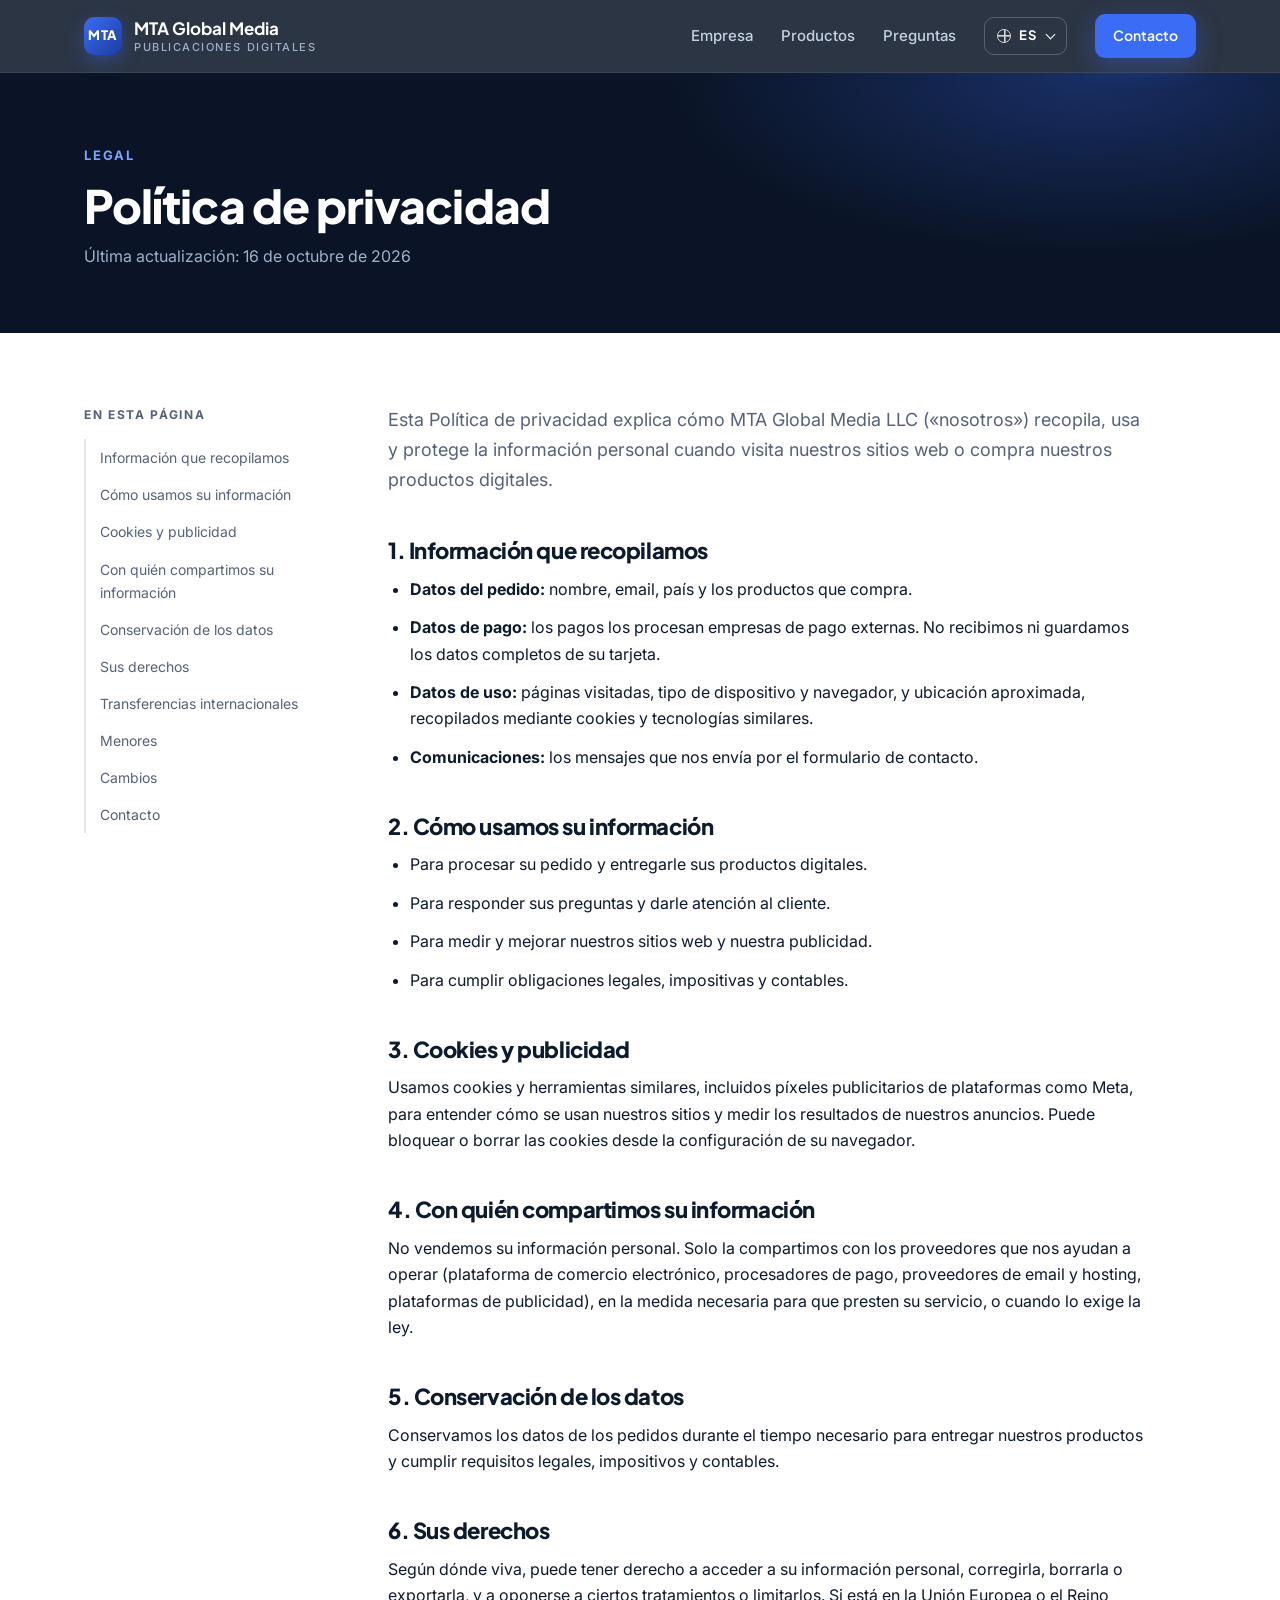
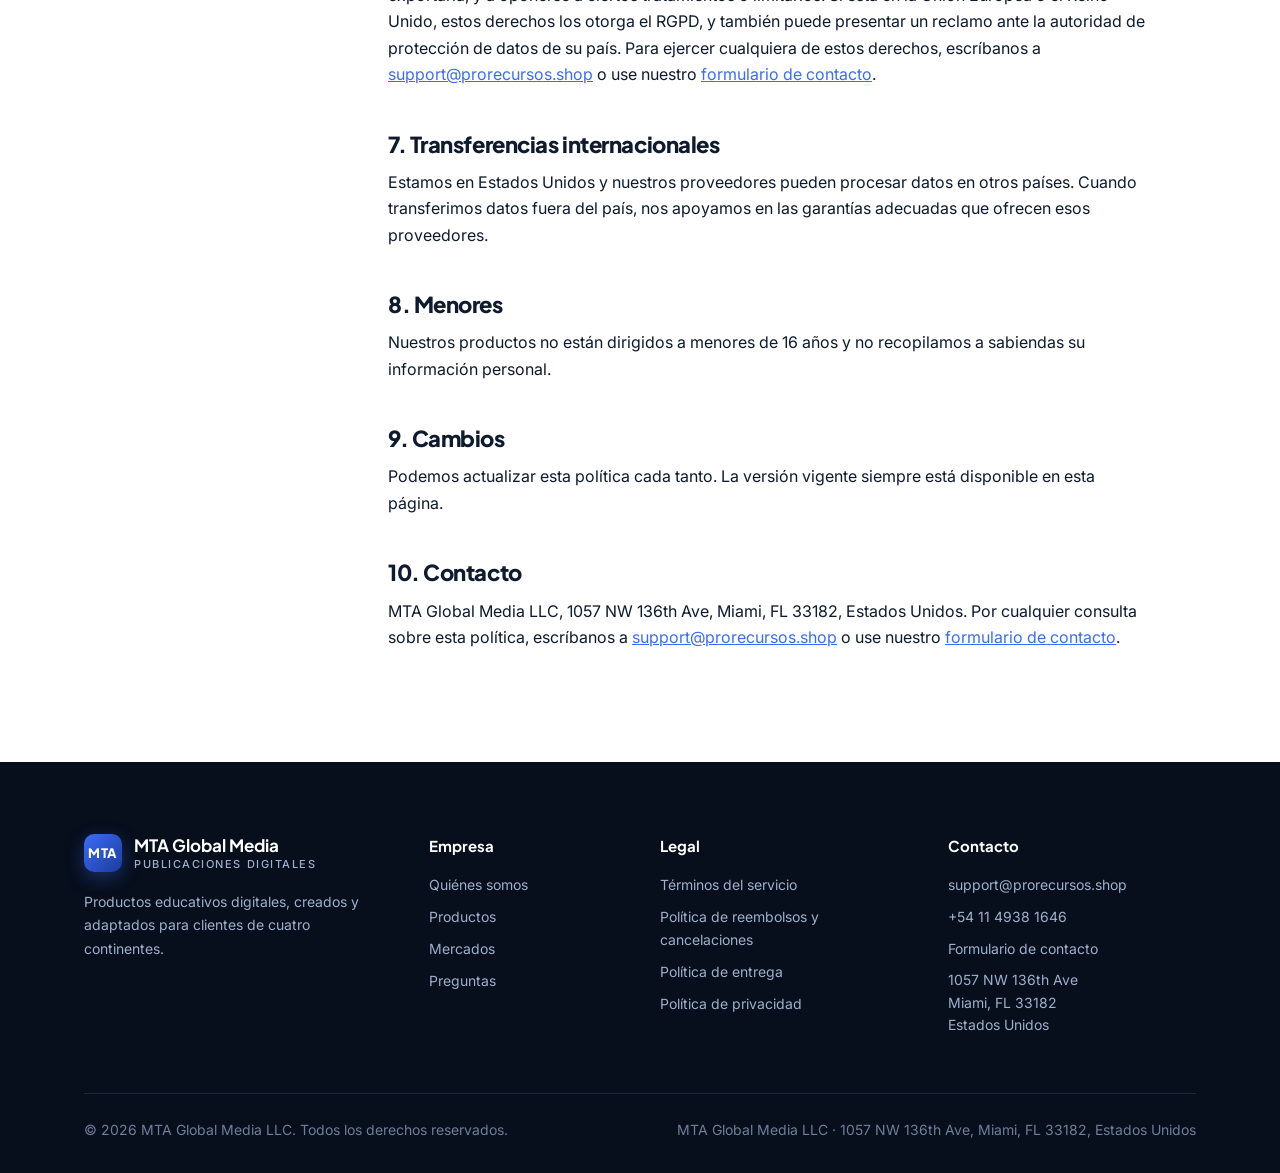
<file: es/privacy.html>
<!doctype html>
<html lang="es">
<head>
<meta charset="utf-8">
<meta name="viewport" content="width=device-width, initial-scale=1">
<title>Política de privacidad · MTA Global Media LLC</title>
<link rel="preconnect" href="https://fonts.googleapis.com">
<link rel="preconnect" href="https://fonts.gstatic.com" crossorigin>
<link href="https://fonts.googleapis.com/css2?family=Inter:wght@400;500;600;700&family=Plus+Jakarta+Sans:wght@600;700;800&display=swap" rel="stylesheet">
<link rel="alternate" hreflang="en" href="../privacy.html">
<link rel="stylesheet" href="../style.css?v=20261019">
</head>
<body>

<header>
  <div class="wrap">
    <a class="brand" href="index.html">
      <span class="mark">MTA</span>
      <span class="name">MTA Global Media<small>Publicaciones digitales</small></span>
    </a>
    <nav>
      <a href="index.html#about">Empresa</a>
      <a href="index.html#products">Productos</a>
      <a href="index.html#faq">Preguntas</a>
      <details class="lang-menu">
        <summary aria-label="Language / Idioma">ES</summary>
        <div class="lang-list">
          <a href="../privacy.html" hreflang="en" lang="en">English</a>
          <a href="privacy.html" hreflang="es" lang="es" aria-current="page">Español</a>
        </div>
      </details>
      <a href="index.html#contact" class="btn btn-primary">Contacto</a>
    </nav>
  </div>
</header>

<div class="page-head">
  <div class="wrap">
    <p class="kicker">Legal</p>
    <h1>Política de privacidad</h1>
    <p>Última actualización: 16 de octubre de 2026</p>
  </div>
</div>

<main class="legal">
  <div class="wrap">
    <aside class="toc">
      <strong>En esta página</strong>
        <a href="#information-we-collect">Información que recopilamos</a>
        <a href="#how-we-use-your-information">Cómo usamos su información</a>
        <a href="#cookies-and-advertising">Cookies y publicidad</a>
        <a href="#sharing-your-information">Con quién compartimos su información</a>
        <a href="#data-retention">Conservación de los datos</a>
        <a href="#your-rights">Sus derechos</a>
        <a href="#international-transfers">Transferencias internacionales</a>
        <a href="#children">Menores</a>
        <a href="#changes">Cambios</a>
        <a href="#contact">Contacto</a>
    </aside>
    <article>
    <p>Esta Política de privacidad explica cómo MTA Global Media LLC («nosotros») recopila, usa y protege la información personal cuando visita nuestros sitios web o compra nuestros productos digitales.</p>

    <h2 id="information-we-collect">1. Información que recopilamos</h2>
    <ul>
      <li><strong>Datos del pedido:</strong> nombre, email, país y los productos que compra.</li>
      <li><strong>Datos de pago:</strong> los pagos los procesan empresas de pago externas. No recibimos ni guardamos los datos completos de su tarjeta.</li>
      <li><strong>Datos de uso:</strong> páginas visitadas, tipo de dispositivo y navegador, y ubicación aproximada, recopilados mediante cookies y tecnologías similares.</li>
      <li><strong>Comunicaciones:</strong> los mensajes que nos envía por el formulario de contacto.</li>
    </ul>

    <h2 id="how-we-use-your-information">2. Cómo usamos su información</h2>
    <ul>
      <li>Para procesar su pedido y entregarle sus productos digitales.</li>
      <li>Para responder sus preguntas y darle atención al cliente.</li>
      <li>Para medir y mejorar nuestros sitios web y nuestra publicidad.</li>
      <li>Para cumplir obligaciones legales, impositivas y contables.</li>
    </ul>

    <h2 id="cookies-and-advertising">3. Cookies y publicidad</h2>
    <p>Usamos cookies y herramientas similares, incluidos píxeles publicitarios de plataformas como Meta, para entender cómo se usan nuestros sitios y medir los resultados de nuestros anuncios. Puede bloquear o borrar las cookies desde la configuración de su navegador.</p>

    <h2 id="sharing-your-information">4. Con quién compartimos su información</h2>
    <p>No vendemos su información personal. Solo la compartimos con los proveedores que nos ayudan a operar (plataforma de comercio electrónico, procesadores de pago, proveedores de email y hosting, plataformas de publicidad), en la medida necesaria para que presten su servicio, o cuando lo exige la ley.</p>

    <h2 id="data-retention">5. Conservación de los datos</h2>
    <p>Conservamos los datos de los pedidos durante el tiempo necesario para entregar nuestros productos y cumplir requisitos legales, impositivos y contables.</p>

    <h2 id="your-rights">6. Sus derechos</h2>
    <p>Según dónde viva, puede tener derecho a acceder a su información personal, corregirla, borrarla o exportarla, y a oponerse a ciertos tratamientos o limitarlos. Si está en la Unión Europea o el Reino Unido, estos derechos los otorga el RGPD, y también puede presentar un reclamo ante la autoridad de protección de datos de su país. Para ejercer cualquiera de estos derechos, escríbanos a <a href="mailto:support@prorecursos.shop">support@prorecursos.shop</a> o use nuestro <a href="index.html#contact">formulario de contacto</a>.</p>

    <h2 id="international-transfers">7. Transferencias internacionales</h2>
    <p>Estamos en Estados Unidos y nuestros proveedores pueden procesar datos en otros países. Cuando transferimos datos fuera del país, nos apoyamos en las garantías adecuadas que ofrecen esos proveedores.</p>

    <h2 id="children">8. Menores</h2>
    <p>Nuestros productos no están dirigidos a menores de 16 años y no recopilamos a sabiendas su información personal.</p>

    <h2 id="changes">9. Cambios</h2>
    <p>Podemos actualizar esta política cada tanto. La versión vigente siempre está disponible en esta página.</p>

    <h2 id="contact">10. Contacto</h2>
    <p>MTA Global Media LLC, 1057 NW 136th Ave, Miami, FL 33182, Estados Unidos. Por cualquier consulta sobre esta política, escríbanos a <a href="mailto:support@prorecursos.shop">support@prorecursos.shop</a> o use nuestro <a href="index.html#contact">formulario de contacto</a>.</p>
    </article>
  </div>
</main>

<footer>
  <div class="wrap">
    <div class="cols">
      <div>
        <a class="brand" href="index.html"><span class="mark">MTA</span><span class="name">MTA Global Media<small>Publicaciones digitales</small></span></a>
        <p>Productos educativos digitales, creados y adaptados para clientes de cuatro continentes.</p>
      </div>
      <div>
        <strong>Empresa</strong>
        <a href="index.html#about">Quiénes somos</a>
        <a href="index.html#catalog">Productos</a>
        <a href="index.html#markets">Mercados</a>
        <a href="index.html#faq">Preguntas</a>
      </div>
      <div>
        <strong>Legal</strong>
        <a href="terms.html">Términos del servicio</a>
        <a href="refunds.html">Política de reembolsos y cancelaciones</a>
        <a href="delivery.html">Política de entrega</a>
        <a href="privacy.html">Política de privacidad</a>
      </div>
      <div>
        <strong>Contacto</strong>
        <a href="mailto:support@prorecursos.shop">support@prorecursos.shop</a>
        <a href="tel:+541149381646">+54 11 4938 1646</a>
        <a href="index.html#contact">Formulario de contacto</a>
        <span class="addr">1057 NW 136th Ave<br>Miami, FL 33182<br>Estados Unidos</span>
      </div>
    </div>
    <div class="copy">
      <span>&copy; 2026 MTA Global Media LLC. Todos los derechos reservados.</span>
      <span>MTA Global Media LLC · 1057 NW 136th Ave, Miami, FL 33182, Estados Unidos</span>
    </div>
  </div>
</footer>

<script>
document.addEventListener('click', function (e) {
  document.querySelectorAll('details.lang-menu[open]').forEach(function (d) { if (!d.contains(e.target)) d.removeAttribute('open'); });
});
</script>
</body>
</html>
</file>
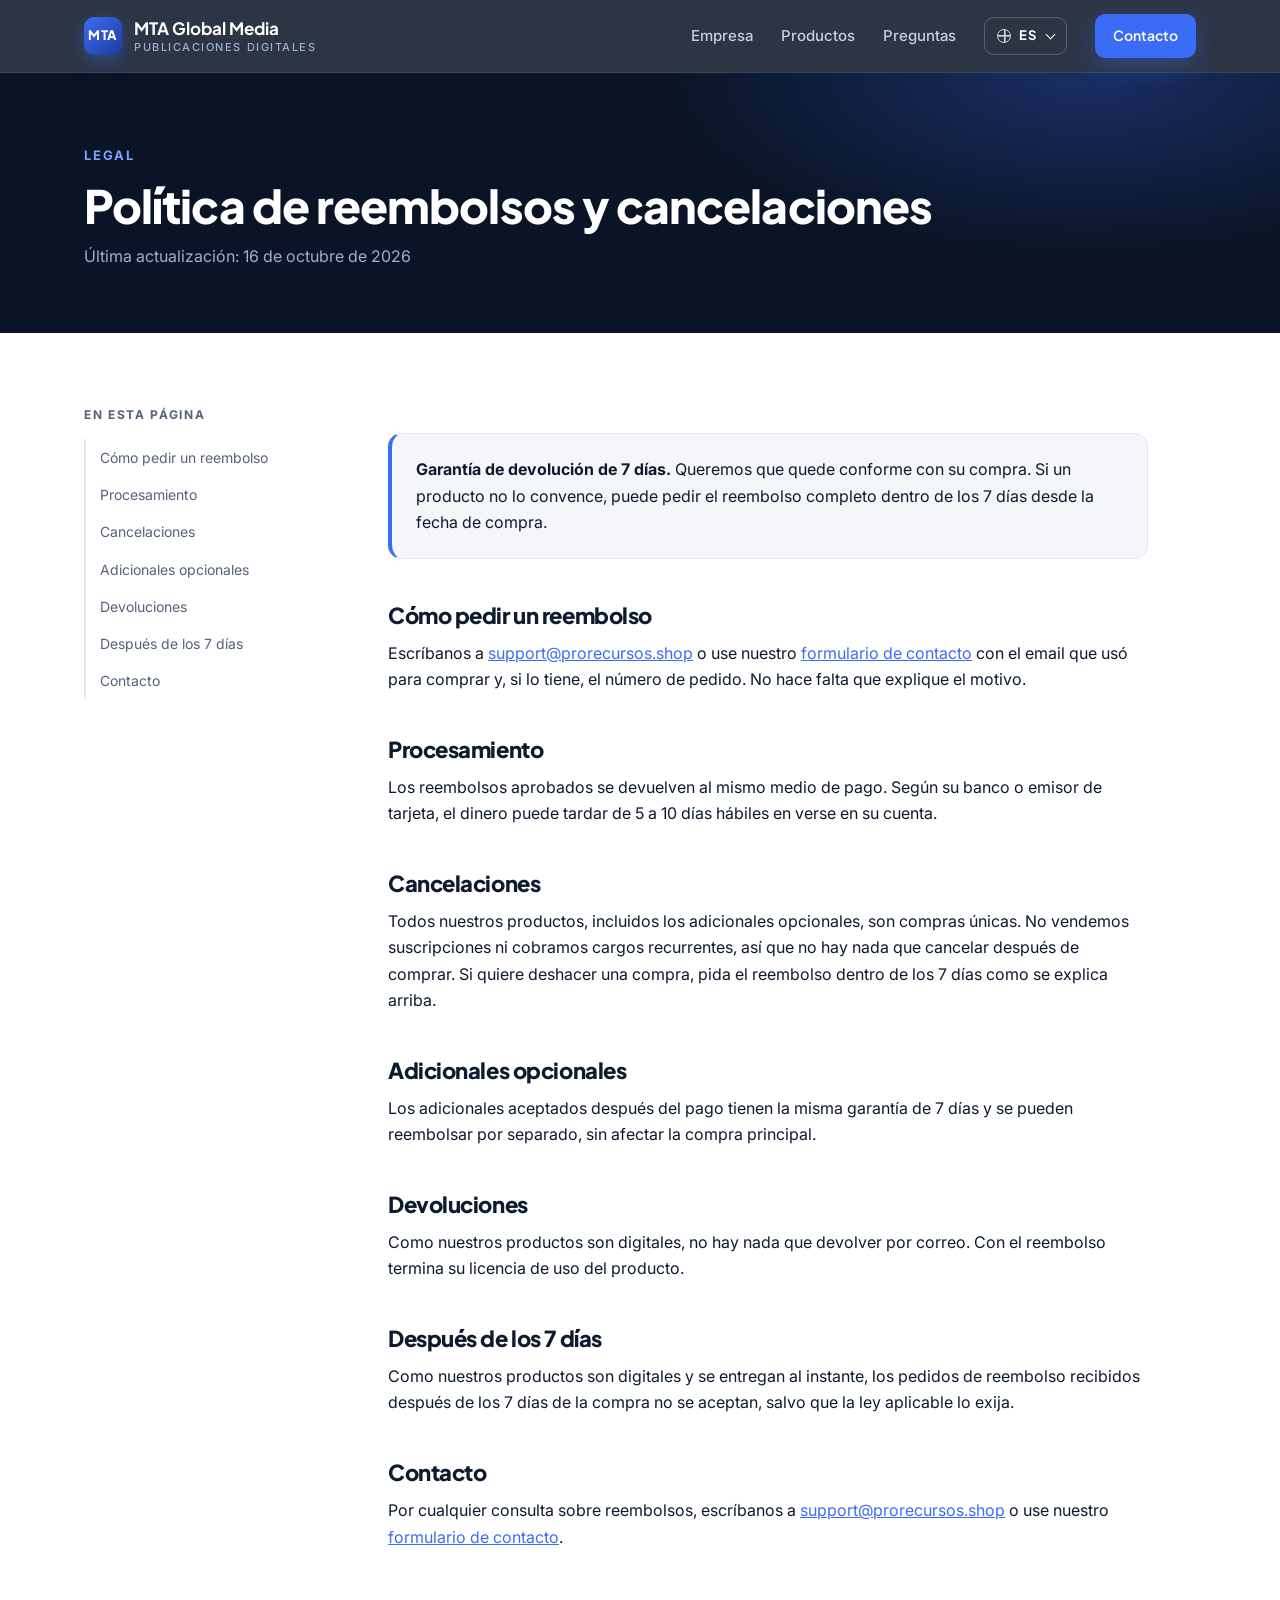
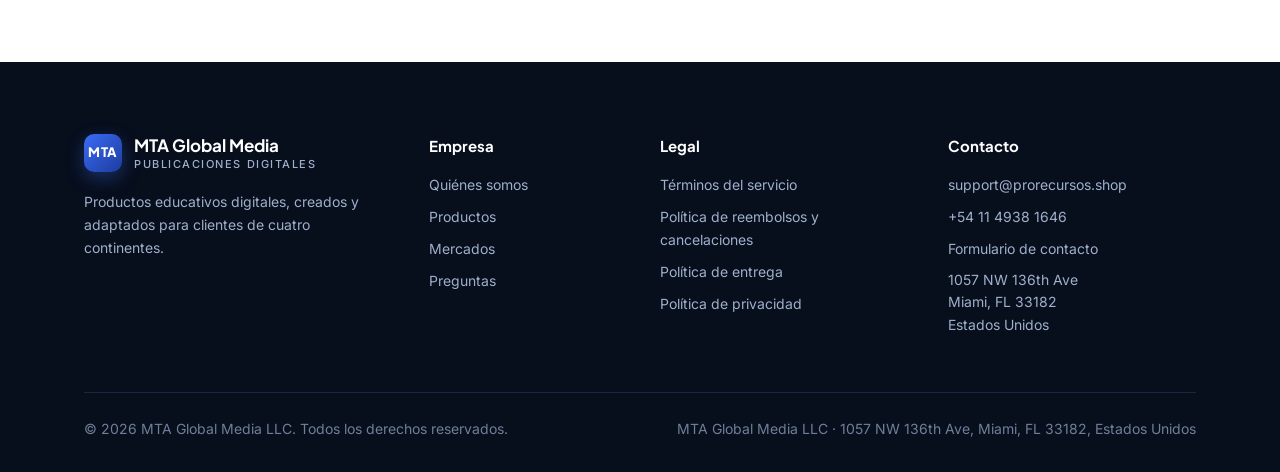
<file: es/refunds.html>
<!doctype html>
<html lang="es">
<head>
<meta charset="utf-8">
<meta name="viewport" content="width=device-width, initial-scale=1">
<title>Política de reembolsos y cancelaciones · MTA Global Media LLC</title>
<link rel="preconnect" href="https://fonts.googleapis.com">
<link rel="preconnect" href="https://fonts.gstatic.com" crossorigin>
<link href="https://fonts.googleapis.com/css2?family=Inter:wght@400;500;600;700&family=Plus+Jakarta+Sans:wght@600;700;800&display=swap" rel="stylesheet">
<link rel="alternate" hreflang="en" href="../refunds.html">
<link rel="stylesheet" href="../style.css?v=20261019">
</head>
<body>

<header>
  <div class="wrap">
    <a class="brand" href="index.html">
      <span class="mark">MTA</span>
      <span class="name">MTA Global Media<small>Publicaciones digitales</small></span>
    </a>
    <nav>
      <a href="index.html#about">Empresa</a>
      <a href="index.html#products">Productos</a>
      <a href="index.html#faq">Preguntas</a>
      <details class="lang-menu">
        <summary aria-label="Language / Idioma">ES</summary>
        <div class="lang-list">
          <a href="../refunds.html" hreflang="en" lang="en">English</a>
          <a href="refunds.html" hreflang="es" lang="es" aria-current="page">Español</a>
        </div>
      </details>
      <a href="index.html#contact" class="btn btn-primary">Contacto</a>
    </nav>
  </div>
</header>

<div class="page-head">
  <div class="wrap">
    <p class="kicker">Legal</p>
    <h1>Política de reembolsos y cancelaciones</h1>
    <p>Última actualización: 16 de octubre de 2026</p>
  </div>
</div>

<main class="legal">
  <div class="wrap">
    <aside class="toc">
      <strong>En esta página</strong>
        <a href="#how-to-request-a-refund">Cómo pedir un reembolso</a>
        <a href="#processing">Procesamiento</a>
        <a href="#cancellations">Cancelaciones</a>
        <a href="#add-ons">Adicionales opcionales</a>
        <a href="#returns">Devoluciones</a>
        <a href="#after-7-days">Después de los 7 días</a>
        <a href="#contact">Contacto</a>
    </aside>
    <article>
    <div class="callout"><p><strong>Garantía de devolución de 7 días.</strong> Queremos que quede conforme con su compra. Si un producto no lo convence, puede pedir el reembolso completo dentro de los 7 días desde la fecha de compra.</p></div>

    <h2 id="how-to-request-a-refund">Cómo pedir un reembolso</h2>
    <p>Escríbanos a <a href="mailto:support@prorecursos.shop">support@prorecursos.shop</a> o use nuestro <a href="index.html#contact">formulario de contacto</a> con el email que usó para comprar y, si lo tiene, el número de pedido. No hace falta que explique el motivo.</p>

    <h2 id="processing">Procesamiento</h2>
    <p>Los reembolsos aprobados se devuelven al mismo medio de pago. Según su banco o emisor de tarjeta, el dinero puede tardar de 5 a 10 días hábiles en verse en su cuenta.</p>

    <h2 id="cancellations">Cancelaciones</h2>
    <p>Todos nuestros productos, incluidos los adicionales opcionales, son compras únicas. No vendemos suscripciones ni cobramos cargos recurrentes, así que no hay nada que cancelar después de comprar. Si quiere deshacer una compra, pida el reembolso dentro de los 7 días como se explica arriba.</p>

    <h2 id="add-ons">Adicionales opcionales</h2>
    <p>Los adicionales aceptados después del pago tienen la misma garantía de 7 días y se pueden reembolsar por separado, sin afectar la compra principal.</p>

    <h2 id="returns">Devoluciones</h2>
    <p>Como nuestros productos son digitales, no hay nada que devolver por correo. Con el reembolso termina su licencia de uso del producto.</p>

    <h2 id="after-7-days">Después de los 7 días</h2>
    <p>Como nuestros productos son digitales y se entregan al instante, los pedidos de reembolso recibidos después de los 7 días de la compra no se aceptan, salvo que la ley aplicable lo exija.</p>

    <h2 id="contact">Contacto</h2>
    <p>Por cualquier consulta sobre reembolsos, escríbanos a <a href="mailto:support@prorecursos.shop">support@prorecursos.shop</a> o use nuestro <a href="index.html#contact">formulario de contacto</a>.</p>
    </article>
  </div>
</main>

<footer>
  <div class="wrap">
    <div class="cols">
      <div>
        <a class="brand" href="index.html"><span class="mark">MTA</span><span class="name">MTA Global Media<small>Publicaciones digitales</small></span></a>
        <p>Productos educativos digitales, creados y adaptados para clientes de cuatro continentes.</p>
      </div>
      <div>
        <strong>Empresa</strong>
        <a href="index.html#about">Quiénes somos</a>
        <a href="index.html#catalog">Productos</a>
        <a href="index.html#markets">Mercados</a>
        <a href="index.html#faq">Preguntas</a>
      </div>
      <div>
        <strong>Legal</strong>
        <a href="terms.html">Términos del servicio</a>
        <a href="refunds.html">Política de reembolsos y cancelaciones</a>
        <a href="delivery.html">Política de entrega</a>
        <a href="privacy.html">Política de privacidad</a>
      </div>
      <div>
        <strong>Contacto</strong>
        <a href="mailto:support@prorecursos.shop">support@prorecursos.shop</a>
        <a href="tel:+541149381646">+54 11 4938 1646</a>
        <a href="index.html#contact">Formulario de contacto</a>
        <span class="addr">1057 NW 136th Ave<br>Miami, FL 33182<br>Estados Unidos</span>
      </div>
    </div>
    <div class="copy">
      <span>&copy; 2026 MTA Global Media LLC. Todos los derechos reservados.</span>
      <span>MTA Global Media LLC · 1057 NW 136th Ave, Miami, FL 33182, Estados Unidos</span>
    </div>
  </div>
</footer>

<script>
document.addEventListener('click', function (e) {
  document.querySelectorAll('details.lang-menu[open]').forEach(function (d) { if (!d.contains(e.target)) d.removeAttribute('open'); });
});
</script>
</body>
</html>
</file>
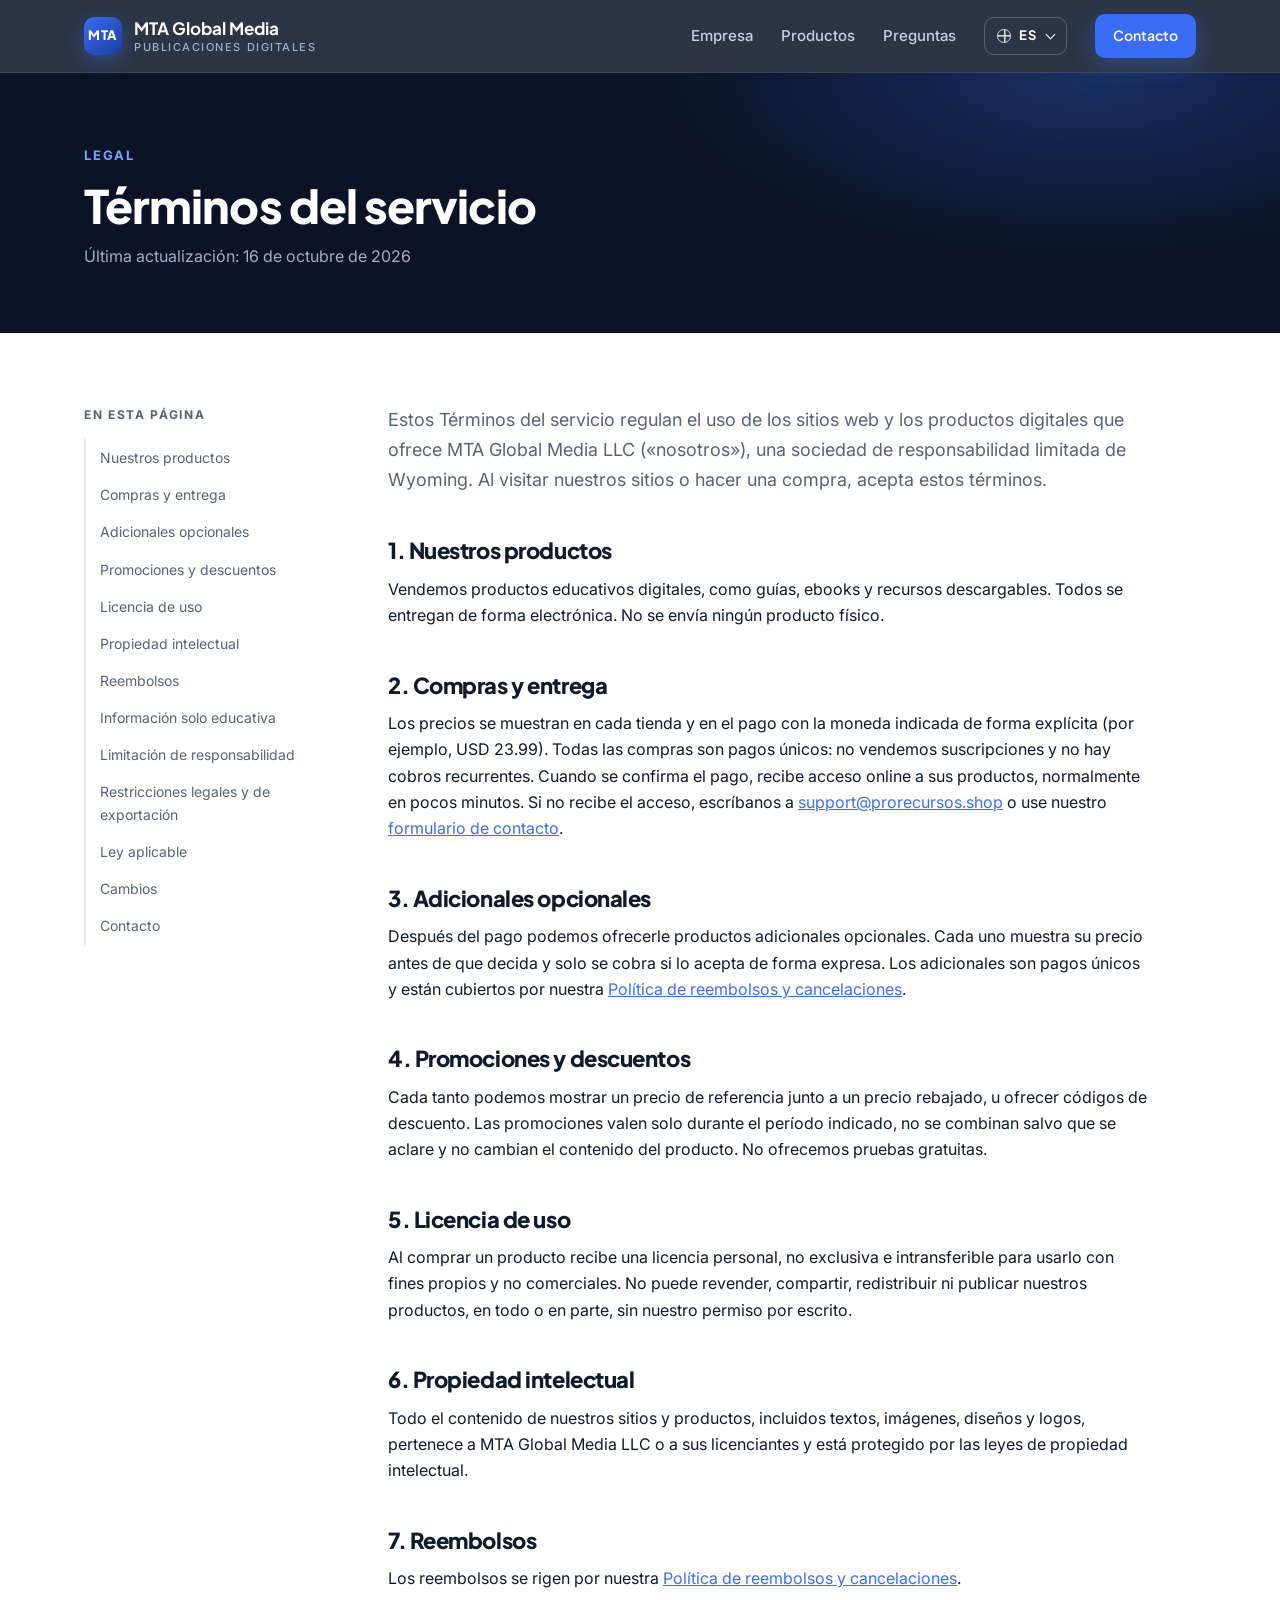
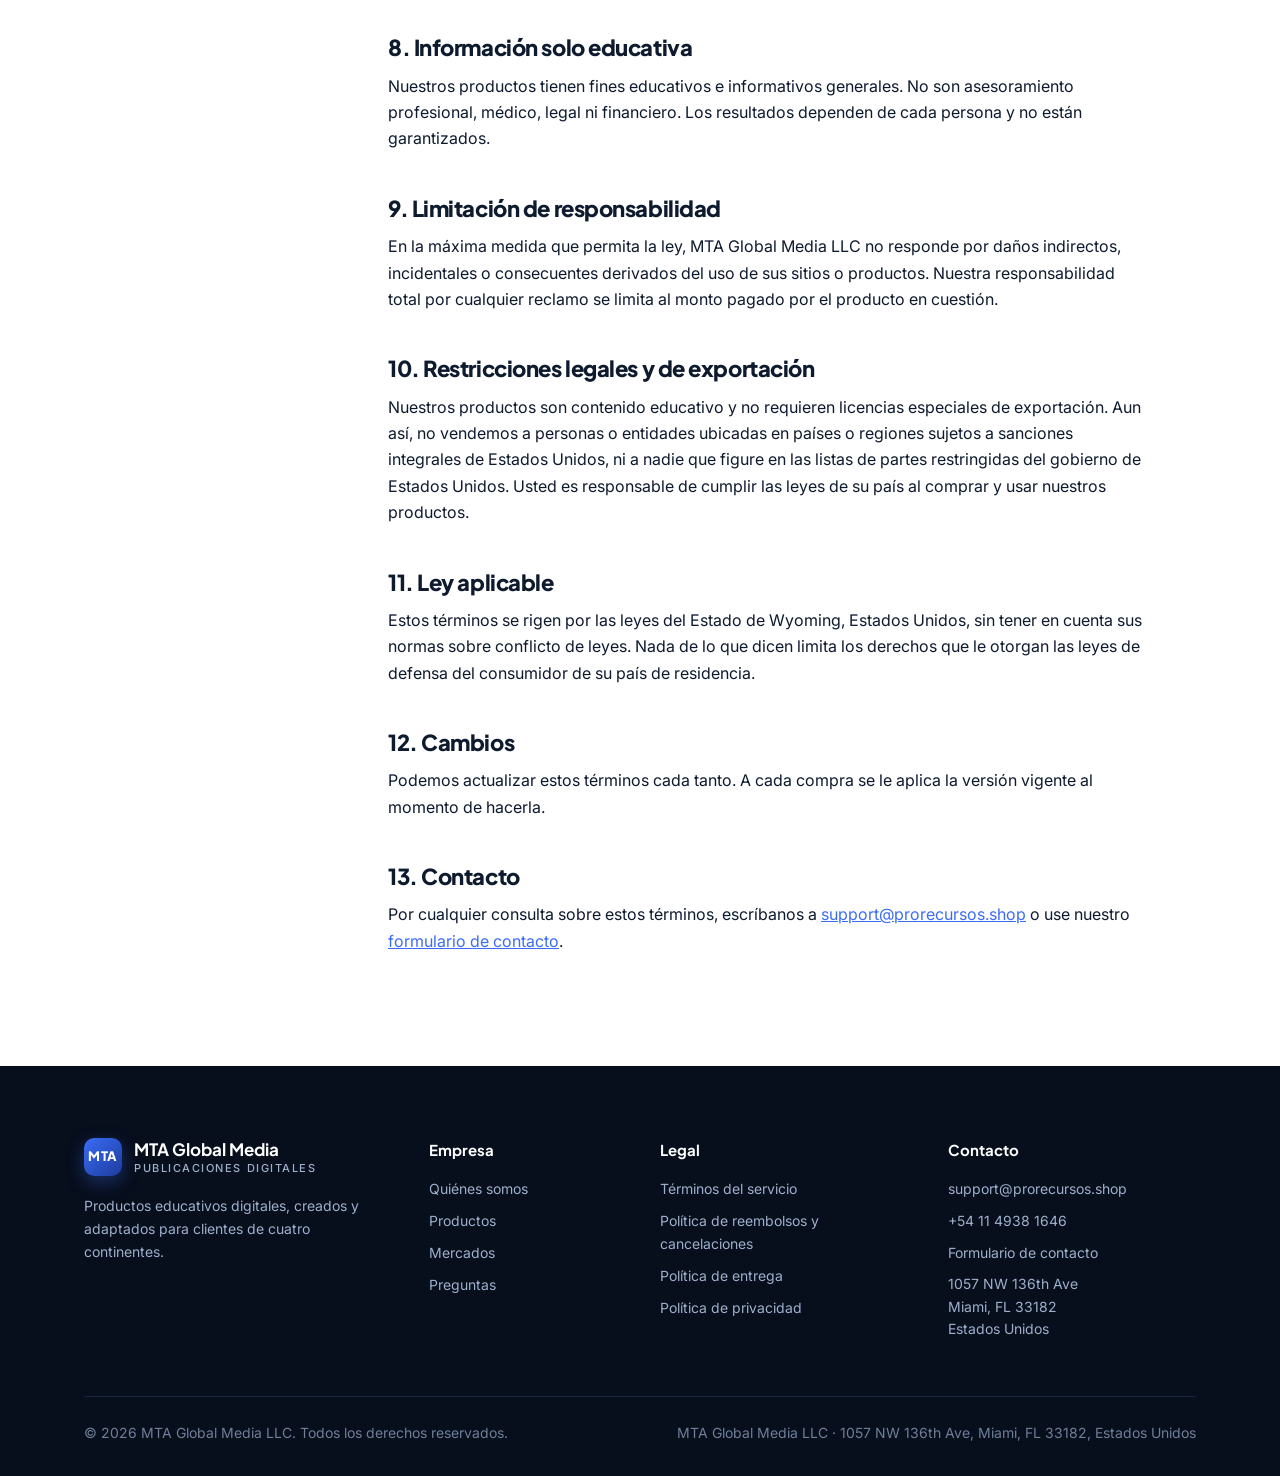
<file: es/terms.html>
<!doctype html>
<html lang="es">
<head>
<meta charset="utf-8">
<meta name="viewport" content="width=device-width, initial-scale=1">
<title>Términos del servicio · MTA Global Media LLC</title>
<link rel="preconnect" href="https://fonts.googleapis.com">
<link rel="preconnect" href="https://fonts.gstatic.com" crossorigin>
<link href="https://fonts.googleapis.com/css2?family=Inter:wght@400;500;600;700&family=Plus+Jakarta+Sans:wght@600;700;800&display=swap" rel="stylesheet">
<link rel="alternate" hreflang="en" href="../terms.html">
<link rel="stylesheet" href="../style.css?v=20261019">
</head>
<body>

<header>
  <div class="wrap">
    <a class="brand" href="index.html">
      <span class="mark">MTA</span>
      <span class="name">MTA Global Media<small>Publicaciones digitales</small></span>
    </a>
    <nav>
      <a href="index.html#about">Empresa</a>
      <a href="index.html#products">Productos</a>
      <a href="index.html#faq">Preguntas</a>
      <details class="lang-menu">
        <summary aria-label="Language / Idioma">ES</summary>
        <div class="lang-list">
          <a href="../terms.html" hreflang="en" lang="en">English</a>
          <a href="terms.html" hreflang="es" lang="es" aria-current="page">Español</a>
        </div>
      </details>
      <a href="index.html#contact" class="btn btn-primary">Contacto</a>
    </nav>
  </div>
</header>

<div class="page-head">
  <div class="wrap">
    <p class="kicker">Legal</p>
    <h1>Términos del servicio</h1>
    <p>Última actualización: 16 de octubre de 2026</p>
  </div>
</div>

<main class="legal">
  <div class="wrap">
    <aside class="toc">
      <strong>En esta página</strong>
        <a href="#our-products">Nuestros productos</a>
        <a href="#purchases-and-delivery">Compras y entrega</a>
        <a href="#optional-add-ons">Adicionales opcionales</a>
        <a href="#promotions">Promociones y descuentos</a>
        <a href="#license-to-use">Licencia de uso</a>
        <a href="#intellectual-property">Propiedad intelectual</a>
        <a href="#refunds">Reembolsos</a>
        <a href="#educational-information-only">Información solo educativa</a>
        <a href="#limitation-of-liability">Limitación de responsabilidad</a>
        <a href="#legal-and-export-restrictions">Restricciones legales y de exportación</a>
        <a href="#governing-law">Ley aplicable</a>
        <a href="#changes">Cambios</a>
        <a href="#contact">Contacto</a>
    </aside>
    <article>
    <p>Estos Términos del servicio regulan el uso de los sitios web y los productos digitales que ofrece MTA Global Media LLC («nosotros»), una sociedad de responsabilidad limitada de Wyoming. Al visitar nuestros sitios o hacer una compra, acepta estos términos.</p>

    <h2 id="our-products">1. Nuestros productos</h2>
    <p>Vendemos productos educativos digitales, como guías, ebooks y recursos descargables. Todos se entregan de forma electrónica. No se envía ningún producto físico.</p>

    <h2 id="purchases-and-delivery">2. Compras y entrega</h2>
    <p>Los precios se muestran en cada tienda y en el pago con la moneda indicada de forma explícita (por ejemplo, USD 23.99). Todas las compras son pagos únicos: no vendemos suscripciones y no hay cobros recurrentes. Cuando se confirma el pago, recibe acceso online a sus productos, normalmente en pocos minutos. Si no recibe el acceso, escríbanos a <a href="mailto:support@prorecursos.shop">support@prorecursos.shop</a> o use nuestro <a href="index.html#contact">formulario de contacto</a>.</p>

    <h2 id="optional-add-ons">3. Adicionales opcionales</h2>
    <p>Después del pago podemos ofrecerle productos adicionales opcionales. Cada uno muestra su precio antes de que decida y solo se cobra si lo acepta de forma expresa. Los adicionales son pagos únicos y están cubiertos por nuestra <a href="refunds.html">Política de reembolsos y cancelaciones</a>.</p>

    <h2 id="promotions">4. Promociones y descuentos</h2>
    <p>Cada tanto podemos mostrar un precio de referencia junto a un precio rebajado, u ofrecer códigos de descuento. Las promociones valen solo durante el período indicado, no se combinan salvo que se aclare y no cambian el contenido del producto. No ofrecemos pruebas gratuitas.</p>

    <h2 id="license-to-use">5. Licencia de uso</h2>
    <p>Al comprar un producto recibe una licencia personal, no exclusiva e intransferible para usarlo con fines propios y no comerciales. No puede revender, compartir, redistribuir ni publicar nuestros productos, en todo o en parte, sin nuestro permiso por escrito.</p>

    <h2 id="intellectual-property">6. Propiedad intelectual</h2>
    <p>Todo el contenido de nuestros sitios y productos, incluidos textos, imágenes, diseños y logos, pertenece a MTA Global Media LLC o a sus licenciantes y está protegido por las leyes de propiedad intelectual.</p>

    <h2 id="refunds">7. Reembolsos</h2>
    <p>Los reembolsos se rigen por nuestra <a href="refunds.html">Política de reembolsos y cancelaciones</a>.</p>

    <h2 id="educational-information-only">8. Información solo educativa</h2>
    <p>Nuestros productos tienen fines educativos e informativos generales. No son asesoramiento profesional, médico, legal ni financiero. Los resultados dependen de cada persona y no están garantizados.</p>

    <h2 id="limitation-of-liability">9. Limitación de responsabilidad</h2>
    <p>En la máxima medida que permita la ley, MTA Global Media LLC no responde por daños indirectos, incidentales o consecuentes derivados del uso de sus sitios o productos. Nuestra responsabilidad total por cualquier reclamo se limita al monto pagado por el producto en cuestión.</p>

    <h2 id="legal-and-export-restrictions">10. Restricciones legales y de exportación</h2>
    <p>Nuestros productos son contenido educativo y no requieren licencias especiales de exportación. Aun así, no vendemos a personas o entidades ubicadas en países o regiones sujetos a sanciones integrales de Estados Unidos, ni a nadie que figure en las listas de partes restringidas del gobierno de Estados Unidos. Usted es responsable de cumplir las leyes de su país al comprar y usar nuestros productos.</p>

    <h2 id="governing-law">11. Ley aplicable</h2>
    <p>Estos términos se rigen por las leyes del Estado de Wyoming, Estados Unidos, sin tener en cuenta sus normas sobre conflicto de leyes. Nada de lo que dicen limita los derechos que le otorgan las leyes de defensa del consumidor de su país de residencia.</p>

    <h2 id="changes">12. Cambios</h2>
    <p>Podemos actualizar estos términos cada tanto. A cada compra se le aplica la versión vigente al momento de hacerla.</p>

    <h2 id="contact">13. Contacto</h2>
    <p>Por cualquier consulta sobre estos términos, escríbanos a <a href="mailto:support@prorecursos.shop">support@prorecursos.shop</a> o use nuestro <a href="index.html#contact">formulario de contacto</a>.</p>
    </article>
  </div>
</main>

<footer>
  <div class="wrap">
    <div class="cols">
      <div>
        <a class="brand" href="index.html"><span class="mark">MTA</span><span class="name">MTA Global Media<small>Publicaciones digitales</small></span></a>
        <p>Productos educativos digitales, creados y adaptados para clientes de cuatro continentes.</p>
      </div>
      <div>
        <strong>Empresa</strong>
        <a href="index.html#about">Quiénes somos</a>
        <a href="index.html#catalog">Productos</a>
        <a href="index.html#markets">Mercados</a>
        <a href="index.html#faq">Preguntas</a>
      </div>
      <div>
        <strong>Legal</strong>
        <a href="terms.html">Términos del servicio</a>
        <a href="refunds.html">Política de reembolsos y cancelaciones</a>
        <a href="delivery.html">Política de entrega</a>
        <a href="privacy.html">Política de privacidad</a>
      </div>
      <div>
        <strong>Contacto</strong>
        <a href="mailto:support@prorecursos.shop">support@prorecursos.shop</a>
        <a href="tel:+541149381646">+54 11 4938 1646</a>
        <a href="index.html#contact">Formulario de contacto</a>
        <span class="addr">1057 NW 136th Ave<br>Miami, FL 33182<br>Estados Unidos</span>
      </div>
    </div>
    <div class="copy">
      <span>&copy; 2026 MTA Global Media LLC. Todos los derechos reservados.</span>
      <span>MTA Global Media LLC · 1057 NW 136th Ave, Miami, FL 33182, Estados Unidos</span>
    </div>
  </div>
</footer>

<script>
document.addEventListener('click', function (e) {
  document.querySelectorAll('details.lang-menu[open]').forEach(function (d) { if (!d.contains(e.target)) d.removeAttribute('open'); });
});
</script>
</body>
</html>
</file>
<file: style.css>
:root {
  --bg: #ffffff;
  --bg-soft: #f4f6fa;
  --navy: #0a1426;
  --navy-2: #111f3a;
  --ink: #0e1a2e;
  --ink-soft: #55627a;
  --line: #e3e8f0;
  --accent: #3b6cf6;
  --accent-2: #7aa2ff;
  --gold: #c9a24a;
  --radius: 14px;
  --max: 1160px;
  --head: "Plus Jakarta Sans", "Inter", -apple-system, BlinkMacSystemFont, "Segoe UI", Roboto, Arial, sans-serif;
  --body: "Inter", -apple-system, BlinkMacSystemFont, "Segoe UI", Roboto, Arial, sans-serif;
}

* { box-sizing: border-box; margin: 0; padding: 0; }
html { -webkit-text-size-adjust: 100%; scroll-behavior: smooth; }
body { background: var(--bg); color: var(--ink); font-family: var(--body); font-size: 16px; line-height: 1.65; overflow-x: hidden; }
a { color: var(--accent); }
img, svg { display: block; max-width: 100%; }
h1, h2, h3 { font-family: var(--head); letter-spacing: -0.02em; }

.wrap { max-width: var(--max); margin: 0 auto; padding: 0 24px; }

/* ---------- Header ---------- */
header {
  position: sticky; top: 0; z-index: 50;
  background: rgba(10, 20, 38, 0.86);
  backdrop-filter: saturate(160%) blur(12px);
  -webkit-backdrop-filter: saturate(160%) blur(12px);
  border-bottom: 1px solid rgba(255, 255, 255, 0.08);
}
header .wrap { display: flex; align-items: center; justify-content: space-between; height: 72px; gap: 16px; }
.brand { display: flex; align-items: center; gap: 12px; color: #fff; text-decoration: none; }
.brand .mark {
  width: 38px; height: 38px; border-radius: 10px;
  background: linear-gradient(135deg, var(--accent) 0%, #1c3c9e 100%);
  display: grid; place-items: center;
  font-family: var(--head); font-weight: 800; font-size: 13px; letter-spacing: 0.04em; color: #fff;
  box-shadow: 0 6px 18px rgba(59, 108, 246, 0.35);
}
.brand .name { font-family: var(--head); font-weight: 700; font-size: 17px; line-height: 1.1; }
.brand .name small { display: block; font-family: var(--body); font-weight: 500; font-size: 11px; letter-spacing: 0.14em; text-transform: uppercase; color: #9fb0cc; margin-top: 3px; }
nav { display: flex; align-items: center; gap: 28px; }
nav a { color: #c5d0e3; text-decoration: none; font-size: 15px; font-weight: 500; }
nav a:hover { color: #fff; }
.btn {
  display: inline-flex; align-items: center; gap: 8px;
  padding: 13px 22px; border-radius: 10px;
  font-family: var(--head); font-weight: 600; font-size: 15px; text-decoration: none;
  transition: transform .15s ease, box-shadow .15s ease, background .15s ease;
}
.btn:hover { transform: translateY(-1px); }
.btn-primary { background: var(--accent); color: #fff; box-shadow: 0 8px 24px rgba(59, 108, 246, 0.35); }
.btn-primary:hover { background: #2f5ee6; }
.btn-ghost { color: #fff; border: 1px solid rgba(255, 255, 255, 0.22); }
.btn-ghost:hover { background: rgba(255, 255, 255, 0.06); }
nav .btn { padding: 10px 18px; font-size: 14px; color: #fff; }

/* ---------- Hero ---------- */
.hero {
  position: relative; overflow: hidden;
  background:
    radial-gradient(900px 500px at 85% 20%, rgba(59, 108, 246, 0.28), transparent 60%),
    radial-gradient(600px 400px at 10% 90%, rgba(122, 162, 255, 0.12), transparent 60%),
    var(--navy);
  color: #fff;
  padding: 110px 0 120px;
}
.hero::before {
  content: ""; position: absolute; inset: 0;
  background-image:
    linear-gradient(rgba(255,255,255,0.04) 1px, transparent 1px),
    linear-gradient(90deg, rgba(255,255,255,0.04) 1px, transparent 1px);
  background-size: 56px 56px;
  mask-image: radial-gradient(ellipse at 60% 40%, #000 30%, transparent 75%);
  -webkit-mask-image: radial-gradient(ellipse at 60% 40%, #000 30%, transparent 75%);
  pointer-events: none;
}
.hero .wrap { position: relative; display: grid; grid-template-columns: 1.1fr 0.9fr; align-items: center; gap: 48px; }
.pill {
  display: inline-flex; align-items: center; gap: 10px;
  padding: 7px 14px 7px 8px; border-radius: 999px;
  background: rgba(255, 255, 255, 0.06); border: 1px solid rgba(255, 255, 255, 0.12);
  font-size: 13px; color: #c5d0e3; margin-bottom: 26px;
}
.pill { padding-left: 14px; }
.pill .dot { width: 8px; height: 8px; border-radius: 50%; background: #ffd27a; box-shadow: 0 0 0 4px rgba(255,210,122,0.18); }
.hero h1 { font-size: 58px; line-height: 1.06; font-weight: 800; margin-bottom: 24px; }
.hero h1 em { font-style: normal; background: linear-gradient(90deg, var(--accent-2), #b9ccff); -webkit-background-clip: text; background-clip: text; color: transparent; }
.hero p.sub { font-size: 19px; color: #b4c1d8; max-width: 560px; margin-bottom: 36px; }
.hero .ctas { display: flex; gap: 14px; flex-wrap: wrap; }
.globe { width: 100%; max-width: 480px; aspect-ratio: 1 / 1; margin-left: auto; }

/* ---------- Facts strip ---------- */
.strip { background: var(--navy-2); color: #fff; border-top: 1px solid rgba(255,255,255,0.06); }
.strip .wrap { display: grid; grid-template-columns: repeat(3, 1fr); }
.strip .fact { padding: 34px 24px; border-left: 1px solid rgba(255,255,255,0.08); }
.strip .fact:first-child { border-left: 0; padding-left: 0; }
.strip .num { font-family: var(--head); font-size: 34px; font-weight: 800; line-height: 1; margin-bottom: 8px; }
.strip .num span { color: var(--accent-2); }
.strip .lbl { font-size: 14px; color: #9fb0cc; }

/* ---------- Sections ---------- */
section { padding: 104px 0; }
section.soft { background: var(--bg-soft); }
.kicker { font-size: 13px; font-weight: 700; letter-spacing: 0.14em; text-transform: uppercase; color: var(--accent); margin-bottom: 14px; }
h2 { font-size: 40px; line-height: 1.15; font-weight: 800; margin-bottom: 18px; max-width: 720px; }
.lead { font-size: 18px; color: var(--ink-soft); max-width: 680px; }
.section-head { margin-bottom: 56px; }

/* About */
.about { display: grid; grid-template-columns: 1.15fr 0.85fr; gap: 64px; align-items: start; }
.about p { color: var(--ink-soft); font-size: 17px; margin-bottom: 18px; }
.idcard {
  background: var(--navy); color: #fff; border-radius: 18px; padding: 34px;
  position: relative; overflow: hidden;
  box-shadow: 0 30px 60px -20px rgba(10, 20, 38, 0.45);
}
.idcard::after {
  content: ""; position: absolute; right: -80px; top: -80px; width: 240px; height: 240px; border-radius: 50%;
  background: radial-gradient(circle, rgba(59,108,246,0.45), transparent 70%);
}
.idcard h3 { font-size: 13px; letter-spacing: 0.14em; text-transform: uppercase; color: #9fb0cc; font-family: var(--body); font-weight: 600; margin-bottom: 22px; }
.idcard dl { position: relative; z-index: 1; }
.idcard div { display: flex; justify-content: space-between; gap: 16px; padding: 14px 0; border-bottom: 1px solid rgba(255,255,255,0.09); }
.idcard div:last-child { border-bottom: 0; }
.idcard dt { color: #9fb0cc; font-size: 14px; }
.idcard dd { font-weight: 600; text-align: right; font-size: 15px; }

/* Cards */
.cards { display: grid; grid-template-columns: repeat(4, 1fr); gap: 20px; }
.card {
  background: #fff; border: 1px solid var(--line); border-radius: var(--radius); padding: 30px 26px;
  transition: transform .2s ease, box-shadow .2s ease, border-color .2s ease;
}
.card:hover { transform: translateY(-4px); box-shadow: 0 22px 44px -22px rgba(14, 26, 46, 0.25); border-color: #cfd8e8; }
.icon {
  width: 48px; height: 48px; border-radius: 12px; display: grid; place-items: center; margin-bottom: 22px;
  background: linear-gradient(135deg, rgba(59,108,246,0.14), rgba(59,108,246,0.05)); color: var(--accent);
}
.icon svg { width: 24px; height: 24px; }
.card h3 { font-size: 18px; margin-bottom: 10px; }
.card p { color: var(--ink-soft); font-size: 15px; }

/* Steps */
.steps { display: grid; grid-template-columns: repeat(4, 1fr); gap: 0; position: relative; }
.steps::before { content: ""; position: absolute; top: 27px; left: 28px; right: 28px; height: 2px; background: linear-gradient(90deg, var(--accent), rgba(59,108,246,0.15)); }
.step { position: relative; padding-right: 28px; }
.step .n {
  width: 56px; height: 56px; border-radius: 50%; display: grid; place-items: center; margin-bottom: 24px;
  background: #fff; border: 2px solid var(--accent); color: var(--accent);
  font-family: var(--head); font-weight: 800; font-size: 18px; position: relative;
}
.step h3 { font-size: 19px; margin-bottom: 8px; }
.step p { color: var(--ink-soft); font-size: 15px; }

/* Markets */
.markets { display: grid; grid-template-columns: repeat(4, 1fr); gap: 20px; }
.market { border-radius: var(--radius); padding: 28px 26px; background: #fff; border: 1px solid var(--line); }
.market .region { font-size: 12px; letter-spacing: 0.14em; text-transform: uppercase; color: var(--accent); font-weight: 700; margin-bottom: 10px; }
.market h3 { font-size: 20px; margin-bottom: 14px; }
.tags { display: flex; flex-wrap: wrap; gap: 8px; }
.tag { font-size: 13px; padding: 5px 11px; border-radius: 999px; background: var(--bg-soft); color: var(--ink); border: 1px solid var(--line); }

/* Commitments */
.commit { display: grid; grid-template-columns: repeat(2, 1fr); gap: 20px; }
.commit .item { display: flex; gap: 20px; padding: 28px; border-radius: var(--radius); background: #fff; border: 1px solid var(--line); }
.commit .item .icon { flex: none; margin-bottom: 0; }
.commit h3 { font-size: 18px; margin-bottom: 6px; }
.commit p { color: var(--ink-soft); font-size: 15px; }

/* FAQ */
.faq { max-width: 820px; }
.faq details { border-bottom: 1px solid var(--line); }
.faq summary {
  list-style: none; cursor: pointer; padding: 24px 40px 24px 0; position: relative;
  font-family: var(--head); font-weight: 700; font-size: 18px;
}
.faq summary::-webkit-details-marker { display: none; }
.faq summary::after {
  content: ""; position: absolute; right: 6px; top: 50%; width: 10px; height: 10px; margin-top: -7px;
  border-right: 2px solid var(--accent); border-bottom: 2px solid var(--accent); transform: rotate(45deg); transition: transform .2s ease;
}
.faq details[open] summary::after { transform: rotate(-135deg); margin-top: -2px; }
.faq details p { color: var(--ink-soft); padding: 0 0 24px; max-width: 720px; }

/* Contact band */
.contact {
  background:
    radial-gradient(700px 360px at 90% 0%, rgba(59,108,246,0.35), transparent 60%),
    var(--navy);
  color: #fff;
}
.contact .wrap { display: grid; grid-template-columns: 1.1fr 0.9fr; gap: 48px; align-items: center; }
.contact h2 { color: #fff; }
.contact .lead { color: #b4c1d8; margin-bottom: 32px; }
.contact-form {
  background: #fff; color: var(--ink); border-radius: 18px; padding: 36px;
  display: grid; gap: 18px; box-shadow: 0 30px 70px -25px rgba(0,0,0,0.6);
}
.form-head { padding-bottom: 18px; border-bottom: 1px solid var(--line); margin-bottom: 4px; }
.form-head h3 { font-size: 22px; margin-bottom: 4px; }
.form-head p { color: var(--ink-soft); font-size: 15px; }
.contact-form .row { display: grid; grid-template-columns: 1fr 1fr; gap: 18px; }
.contact-form label { display: grid; gap: 7px; font-size: 14px; font-weight: 600; color: var(--ink); }
.contact-form input, .contact-form select, .contact-form textarea {
  width: 100%; font: inherit; font-size: 15px; font-weight: 400; color: var(--ink);
  background: #fff; border: 1px solid #cfd7e4; border-radius: 8px; padding: 12px 14px;
  transition: border-color .15s ease, box-shadow .15s ease;
}
.contact-form ::placeholder { color: #9aa6b8; }
.contact-form select { appearance: none; -webkit-appearance: none; background-image: linear-gradient(45deg, transparent 50%, #55627a 50%), linear-gradient(135deg, #55627a 50%, transparent 50%); background-position: calc(100% - 20px) 50%, calc(100% - 14px) 50%; background-size: 6px 6px; background-repeat: no-repeat; padding-right: 40px; }
.contact-form textarea { resize: vertical; min-height: 140px; }
.contact-form input:focus, .contact-form select:focus, .contact-form textarea:focus { outline: none; border-color: var(--accent); box-shadow: 0 0 0 3px rgba(59,108,246,0.18); }
.contact-form .btn { width: 100%; justify-content: center; border: 0; cursor: pointer; padding: 15px 22px; }
.contact-form .btn:disabled { opacity: .6; cursor: default; }
.contact-form .hp { position: absolute; left: -9999px; width: 1px; height: 1px; opacity: 0; }
.form-status { min-height: 1.2em; font-size: 14px; color: var(--ink-soft); margin: 0; text-align: center; }
.form-status.ok { color: #138a4b; }
.form-status.error { color: #c0392b; }

/* ---------- Legal pages ---------- */
.page-head {
  background: radial-gradient(700px 300px at 85% 0%, rgba(59,108,246,0.3), transparent 60%), var(--navy);
  color: #fff; padding: 72px 0 64px;
}
.page-head .kicker { color: var(--accent-2); }
.page-head h1 { font-size: 46px; font-weight: 800; line-height: 1.1; margin-bottom: 12px; }
.page-head p { color: #9fb0cc; }
.legal { padding: 72px 0 100px; }
.legal .wrap { display: grid; grid-template-columns: 240px 1fr; gap: 64px; }
.toc { position: sticky; top: 104px; align-self: start; }
.toc strong { display: block; font-size: 12px; letter-spacing: 0.14em; text-transform: uppercase; color: var(--ink-soft); margin-bottom: 14px; }
.toc a { display: block; color: var(--ink-soft); text-decoration: none; font-size: 14px; padding: 7px 0 7px 14px; border-left: 2px solid var(--line); }
.toc a:hover { color: var(--accent); border-left-color: var(--accent); }
.legal article { max-width: 760px; }
.legal article > p:first-child { font-size: 18px; color: var(--ink-soft); margin-bottom: 8px; }
.legal h2 { font-size: 22px; margin: 44px 0 12px; scroll-margin-top: 100px; max-width: none; }
.legal p, .legal li { margin-bottom: 12px; }
.legal ul { padding-left: 22px; margin-bottom: 12px; }
.callout { margin: 28px 0; padding: 22px 24px; border-radius: var(--radius); background: var(--bg-soft); border: 1px solid var(--line); border-left: 4px solid var(--accent); }
.callout p { margin: 0; }

/* ---------- Footer ---------- */
footer { background: #070e1c; color: #9fb0cc; padding: 72px 0 32px; font-size: 14px; }
footer .cols { display: grid; grid-template-columns: 1.6fr 1fr 1.3fr 1.3fr; gap: 40px; margin-bottom: 56px; }
footer .brand { margin-bottom: 18px; }
footer p { max-width: 320px; }
footer strong { color: #fff; display: block; margin-bottom: 14px; font-family: var(--head); font-size: 15px; }
footer a { color: #9fb0cc; text-decoration: none; display: block; margin-bottom: 9px; }
footer a:hover { color: #fff; }
footer .copy { border-top: 1px solid #1a2740; padding-top: 24px; display: flex; justify-content: space-between; gap: 16px; flex-wrap: wrap; color: #6f7f99; }

/* ---------- Responsive ---------- */
@media (max-width: 1024px) {
  .cards, .markets { grid-template-columns: repeat(2, 1fr); }
  .steps { grid-template-columns: repeat(2, 1fr); row-gap: 40px; }
  .steps::before { display: none; }
  footer .cols { grid-template-columns: 1fr 1fr; }
  .contact-form .row { grid-template-columns: 1fr; }
}
@media (max-width: 860px) {
  nav > a:not(.btn) { display: none; }
  .hero { padding: 72px 0 80px; }
  .hero .wrap { grid-template-columns: 1fr; }
  .hero h1 { font-size: 40px; }
  .hero p.sub { font-size: 17px; }
  .globe { max-width: 300px; margin: 8px auto 0; }
  .strip .wrap { grid-template-columns: repeat(3, 1fr); }
  .strip .fact { padding: 26px 16px; border-left: 0; border-top: 1px solid rgba(255,255,255,0.08); }
  .strip .fact { border-top: 0; padding-left: 0; }
  section { padding: 72px 0; }
  h2 { font-size: 30px; }
  .about, .contact .wrap { grid-template-columns: 1fr; gap: 36px; }
  .commit { grid-template-columns: 1fr; }
  .legal .wrap { grid-template-columns: 1fr; gap: 0; }
  .toc { display: none; }
  .page-head h1 { font-size: 34px; }
}
@media (max-width: 560px) {
  .wrap { padding: 0 18px; }
  .cards, .markets, .steps { grid-template-columns: 1fr; }
  .hero h1 { font-size: 34px; }
  .strip .num { font-size: 28px; }
  footer .cols { grid-template-columns: 1fr; gap: 28px; }
  .brand .name small { display: none; }
  .commit .item { flex-direction: column; gap: 16px; }
  .contact-form { padding: 22px; }
  .contact-form .row { grid-template-columns: 1fr; }
}

/* ---------- Catalog ---------- */
.catalog { display: grid; grid-template-columns: repeat(3, 1fr); gap: 22px; }
.product { background: #fff; border: 1px solid var(--line); border-radius: 16px; padding: 30px 28px; display: flex; flex-direction: column; box-shadow: 0 18px 40px -28px rgba(14,26,46,0.35); }
.product .region { font-size: 12px; letter-spacing: 0.14em; text-transform: uppercase; color: var(--accent); font-weight: 700; margin-bottom: 8px; }
.product h3 { font-size: 22px; margin-bottom: 4px; }
.pmeta { font-size: 14px; color: var(--ink-soft); margin-bottom: 16px; }
.pdesc { font-size: 15px; color: var(--ink-soft); margin-bottom: 18px; }
.plabel { font-size: 13px; font-weight: 700; letter-spacing: 0.06em; text-transform: uppercase; margin-bottom: 10px; }
.incl { list-style: none; display: grid; gap: 8px; margin-bottom: 24px; }
.incl li { position: relative; padding-left: 24px; font-size: 14.5px; }
.incl li::before { content: ""; position: absolute; left: 2px; top: 6px; width: 11px; height: 6px; border-left: 2px solid var(--accent); border-bottom: 2px solid var(--accent); transform: rotate(-45deg); }
.price-row { margin-top: auto; padding-top: 20px; border-top: 1px solid var(--line); display: flex; align-items: center; justify-content: space-between; gap: 14px; flex-wrap: wrap; }
.price { display: block; font-family: var(--head); font-weight: 800; font-size: 26px; line-height: 1.1; }
.pnote { display: block; font-size: 12.5px; color: var(--ink-soft); margin-top: 4px; }
.price-row .btn { padding: 11px 18px; font-size: 14px; }
.fineprint { margin-top: 28px; font-size: 14px; color: var(--ink-soft); max-width: 860px; }

/* Direct contact */
.direct { margin-top: 32px; display: grid; gap: 18px; }
.direct dt { font-size: 12px; letter-spacing: 0.12em; text-transform: uppercase; color: #9fb0cc; margin-bottom: 4px; }
.direct dd { color: #fff; font-weight: 600; }
.direct a { color: #fff; }
footer .addr { display: block; line-height: 1.6; margin-top: 4px; }

@media (max-width: 1024px) { .catalog { grid-template-columns: 1fr 1fr; } }
@media (max-width: 760px) { .catalog { grid-template-columns: 1fr; } }

/* Language dropdown */
.lang-menu { position: relative; }
.lang-menu summary {
  list-style: none; cursor: pointer; display: inline-flex; align-items: center; gap: 8px;
  height: 38px; padding: 0 12px; border-radius: 10px; border: 1px solid rgba(255,255,255,0.22);
  color: #fff; font-family: var(--head); font-weight: 700; font-size: 13px; letter-spacing: 0.06em; user-select: none;
}
.lang-menu summary::-webkit-details-marker { display: none; }
.lang-menu summary::before { content: ""; width: 14px; height: 14px; border-radius: 50%; border: 1.6px solid currentColor; box-sizing: border-box; background: linear-gradient(currentColor, currentColor) center / 1.6px 100% no-repeat, linear-gradient(currentColor, currentColor) center / 100% 1.6px no-repeat; opacity: .8; }
.lang-menu summary::after { content: ""; width: 6px; height: 6px; border-right: 1.6px solid currentColor; border-bottom: 1.6px solid currentColor; transform: rotate(45deg); margin: -3px 0 0 2px; transition: transform .15s ease; }
.lang-menu[open] summary::after { transform: rotate(-135deg); margin-top: 3px; }
.lang-menu summary:hover, .lang-menu[open] summary { background: rgba(255,255,255,0.08); }
.lang-list {
  position: absolute; right: 0; top: calc(100% + 8px); min-width: 160px; padding: 6px;
  background: #fff; border-radius: 12px; box-shadow: 0 18px 40px -12px rgba(0,0,0,0.45); z-index: 60;
}
nav .lang-list a { display: block; padding: 10px 12px; border-radius: 8px; color: var(--ink); font-size: 14px; font-weight: 500; }
nav .lang-list a:hover { background: var(--bg-soft); color: var(--ink); }
nav .lang-list a[aria-current="page"] { font-weight: 700; color: var(--accent); }
nav .lang-list a[aria-current="page"]::after { content: " ✓"; }
nav .btn { white-space: nowrap; }
@media (max-width: 560px) { nav { gap: 8px; } .lang-menu summary { padding: 0 9px; gap: 6px; } nav .btn { padding: 10px 13px; font-size: 13px; } .brand { gap: 9px; } .brand .name { font-size: 15px; } }
</file>
